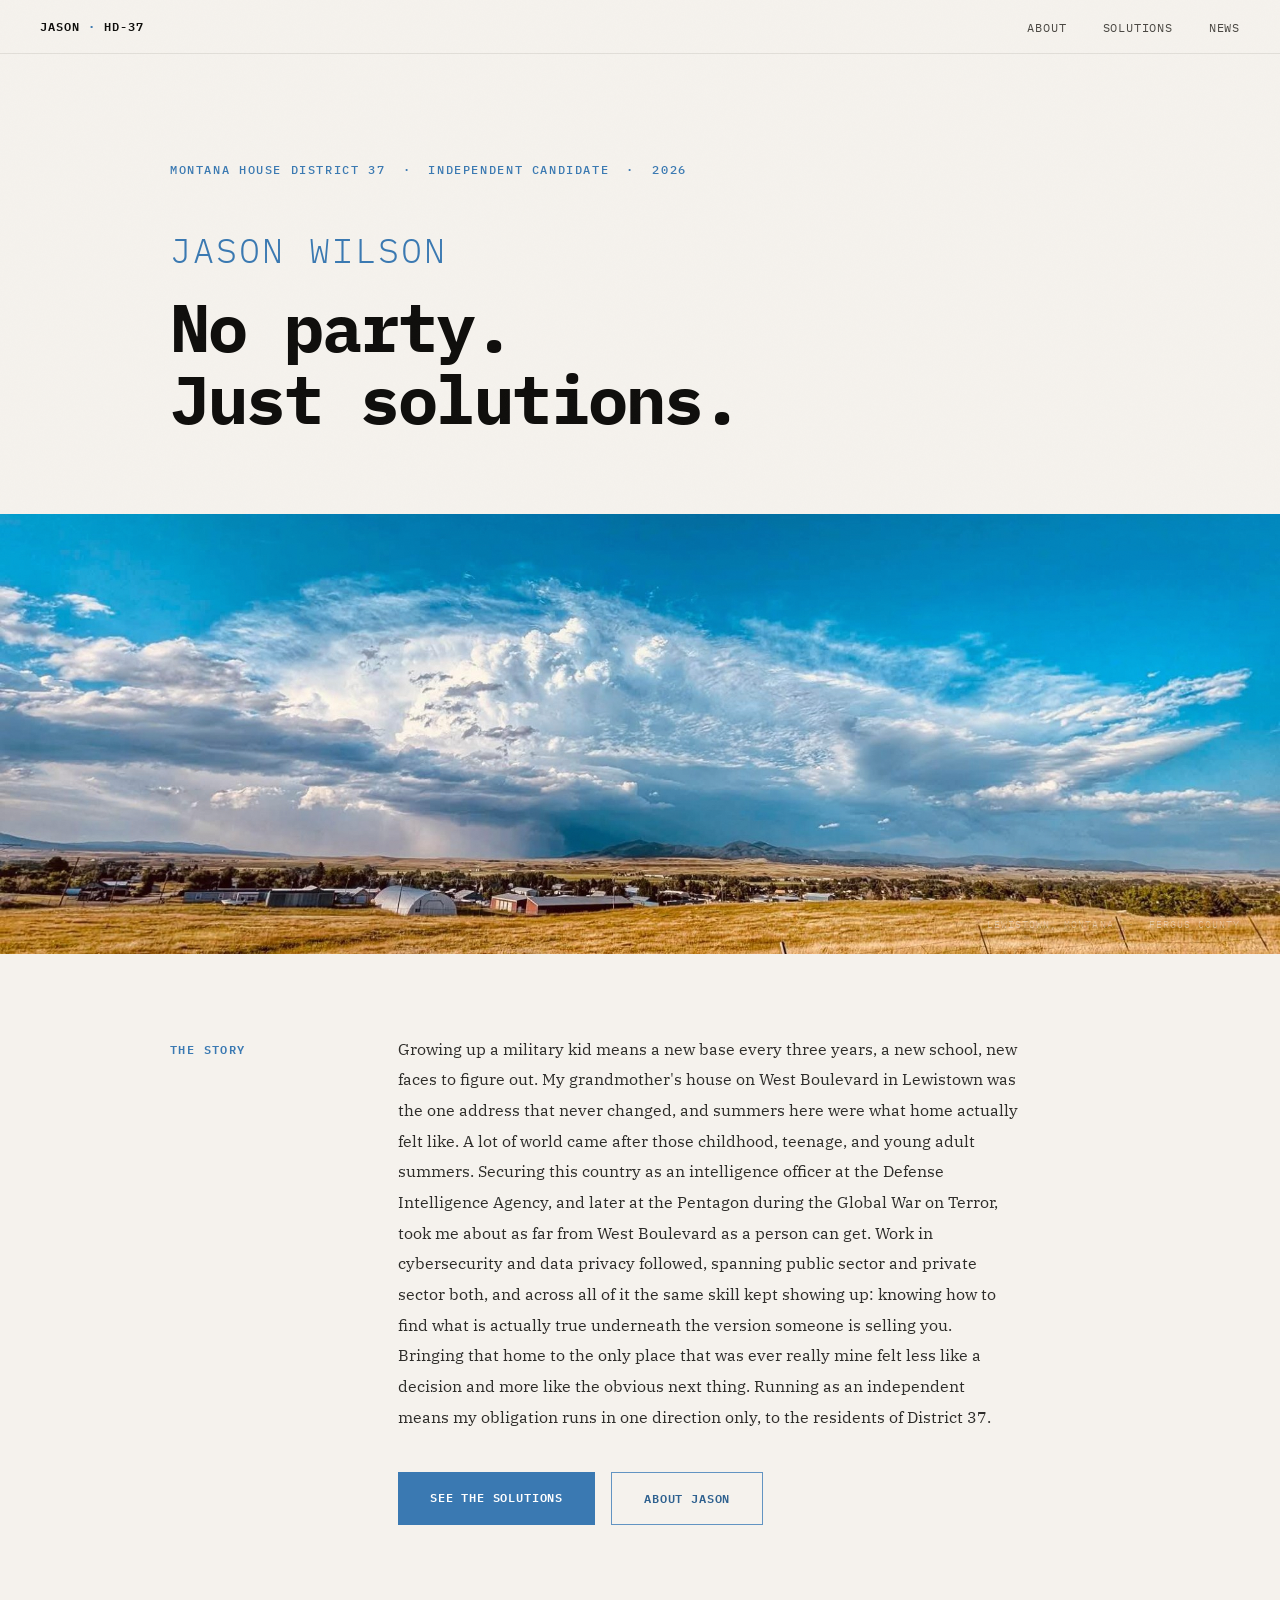
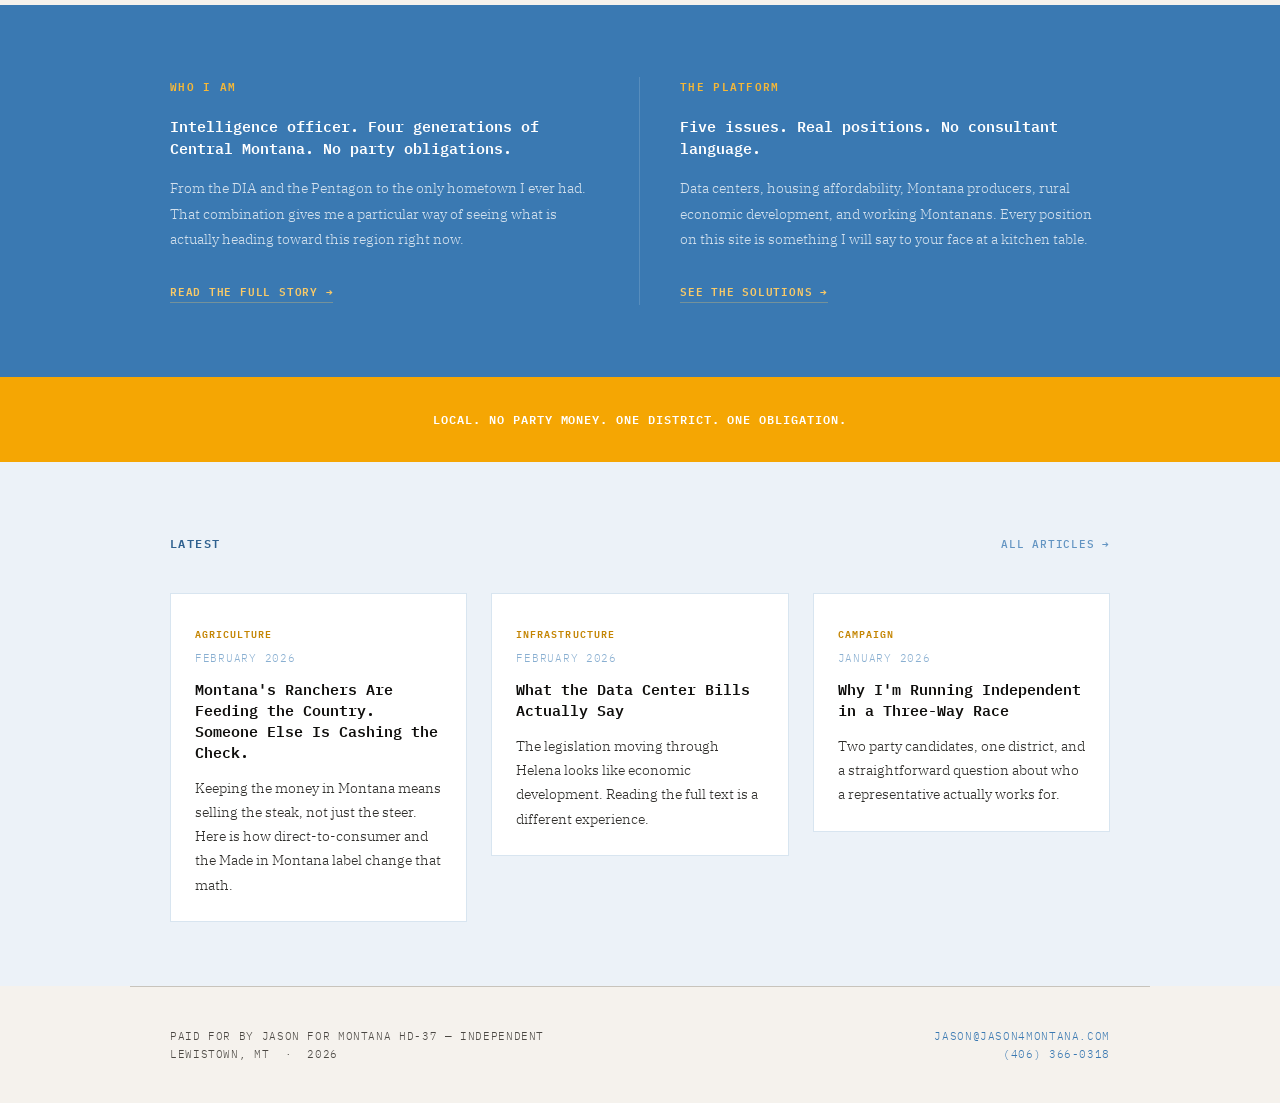
<file: index.html>
<!DOCTYPE html>
<html lang="en">
<head>
  <meta charset="UTF-8"/>
  <meta name="viewport" content="width=device-width, initial-scale=1.0"/>
  <meta property="og:site_name" content="Jason for Montana HD-37"/>
  <meta property="og:type" content="website"/>
  <meta property="og:image" content="https://jason4montana.com/img/ltown.jpg"/>
  <meta property="og:image:width" content="1400"/>
  <meta property="og:image:height" content="933"/>
  <meta name="twitter:card" content="summary_large_image"/>
  <meta name="twitter:image" content="https://jason4montana.com/img/ltown.jpg"/>
  <link rel="icon" href="favicon.ico" sizes="32x32"/>
  <link rel="apple-touch-icon" href="apple-touch-icon.png"/>
  <title>Jason for Montana House District 37</title>
  <meta property="og:title" content="Jason for Montana House District 37"/>
  <meta property="og:description" content="Independent candidate for Montana HD-37. No party. Just solutions for Central Montana."/>
  <meta property="og:url" content="https://jason4montana.com/"/>
  <link rel="preconnect" href="https://fonts.googleapis.com"/>
  <link rel="preconnect" href="https://fonts.gstatic.com" crossorigin/>
  <link href="https://fonts.googleapis.com/css2?family=IBM+Plex+Mono:ital,wght@0,300;0,400;0,500;0,600;0,700;1,300;1,400&family=IBM+Plex+Serif:ital,wght@0,300;0,400;0,500;1,300;1,400&display=swap" rel="stylesheet"/>
  <link rel="stylesheet" href="css/style.css"/>
  <script type="application/ld+json">
  {
    "@context": "https://schema.org",
    "@type": "WebSite",
    "name": "Jason for Montana HD-37",
    "url": "https://jason4montana.com",
    "description": "Independent candidate for Montana House District 37. No party. Just solutions for Central Montana.",
    "author": {
      "@type": "Person",
      "name": "Jason Wilson",
      "jobTitle": "Independent Candidate for Montana House District 37",
      "address": {
        "@type": "PostalAddress",
        "addressLocality": "Lewistown",
        "addressRegion": "MT"
      },
      "email": "jason@jason4montana.com",
      "telephone": "+1-406-366-0318"
    }
  }
  </script>
</head>
<body>

<nav>
  <a href="index.html" class="nav-id">Jason <span>&middot;</span> HD-37</a>
  <button class="nav-toggle" aria-label="Menu" id="menuToggle">
    <span></span><span></span><span></span>
  </button>
  <ul>
    <li><a href="about.html" class="nav-link">About</a></li>
    <li><a href="solutions.html" class="nav-link">Solutions</a></li>
    <li><a href="news.html" class="nav-link">News</a></li>
  </ul>
</nav>
<div class="mobile-menu" id="mobileMenu">
  <a href="about.html">About</a>
  <a href="solutions.html">Solutions</a>
  <a href="news.html">News</a>
</div>

<section class="hero">
  <p class="hero-eyebrow">Montana House District 37 &nbsp;&middot;&nbsp; Independent Candidate &nbsp;&middot;&nbsp; 2026</p>
  <p class="hero-name">Jason Wilson</p>
  <h1>No party.<br>Just solutions.</h1>
</section>

<div class="photo-strip">
  <img src="img/ltown.jpg" alt="Lewistown, Montana landscape"/>
  <div class="photo-strip-caption">Lewistown, Montana &nbsp;&middot;&nbsp; Fergus County</div>
</div>

<section class="intro-section reveal">
  <div class="intro-label">The Story</div>
  <div class="intro-body">
    <p>Growing up a military kid means a new base every three years, a new school, new faces to figure out. My grandmother's house on West Boulevard in Lewistown was the one address that never changed, and summers here were what home actually felt like. A lot of world came after those childhood, teenage, and young adult summers. Securing this country as an intelligence officer at the Defense Intelligence Agency, and later at the Pentagon during the Global War on Terror, took me about as far from West Boulevard as a person can get. Work in cybersecurity and data privacy followed, spanning public sector and private sector both, and across all of it the same skill kept showing up: knowing how to find what is actually true underneath the version someone is selling you. Bringing that home to the only place that was ever really mine felt less like a decision and more like the obvious next thing. Running as an independent means my obligation runs in one direction only, to the residents of District 37.</p>
    <div class="intro-actions">
      <a href="solutions.html" class="btn-primary">See the Solutions</a>
      <a href="about.html" class="btn-outline">About Jason</a>
    </div>
  </div>
</section>

<div class="cards-band">
  <div class="cards-section stagger">
    <div class="card">
      <div class="card-num">Who I Am</div>
      <h3>Intelligence officer. Four generations of Central Montana. No party obligations.</h3>
      <p>From the DIA and the Pentagon to the only hometown I ever had. That combination gives me a particular way of seeing what is actually heading toward this region right now.</p>
      <a href="about.html" class="card-link">Read the full story &rarr;</a>
    </div>
    <div class="card">
      <div class="card-num">The Platform</div>
      <h3>Five issues. Real positions. No consultant language.</h3>
      <p>Data centers, housing affordability, Montana producers, rural economic development, and working Montanans. Every position on this site is something I will say to your face at a kitchen table.</p>
      <a href="solutions.html" class="card-link">See the solutions &rarr;</a>
    </div>
  </div>
</div>

<div class="accent-band">
  <p>Local. No party money. One district. One obligation.</p>
</div>

<div class="news-band">
  <section class="news-section">
    <div class="news-header">
      <span class="news-label">Latest</span>
      <a href="news.html" class="news-all">All articles &rarr;</a>
    </div>
    <div class="news-grid stagger">
      <div class="news-item">
        <a href="news/ranchers-feeding-country.html">
          <div class="news-tag">Agriculture</div>
          <div class="news-date">February 2026</div>
          <h4>Montana's Ranchers Are Feeding the Country. Someone Else Is Cashing the Check.</h4>
          <p>Keeping the money in Montana means selling the steak, not just the steer. Here is how direct-to-consumer and the Made in Montana label change that math.</p>
        </a>
      </div>
      <div class="news-item">
        <a href="news/data-center-bills.html">
          <div class="news-tag">Infrastructure</div>
          <div class="news-date">February 2026</div>
          <h4>What the Data Center Bills Actually Say</h4>
          <p>The legislation moving through Helena looks like economic development. Reading the full text is a different experience.</p>
        </a>
      </div>
      <div class="news-item">
        <a href="news/running-independent.html">
          <div class="news-tag">Campaign</div>
          <div class="news-date">January 2026</div>
          <h4>Why I'm Running Independent in a Three-Way Race</h4>
          <p>Two party candidates, one district, and a straightforward question about who a representative actually works for.</p>
        </a>
      </div>
    </div>
  </section>
</div>

<footer>
  <div>
    <p>Paid for by Jason for Montana HD-37 &mdash; Independent</p>
    <p>Lewistown, MT &nbsp;&middot;&nbsp; 2026</p>
  </div>
  <div class="footer-contact">
    <p><a href="mailto:jason@jason4montana.com">jason@jason4montana.com</a></p>
    <p><a href="tel:+14063660318">(406) 366-0318</a></p>
  </div>
</footer>

<script src="js/main.js"></script>
</body>
</html>
</file>
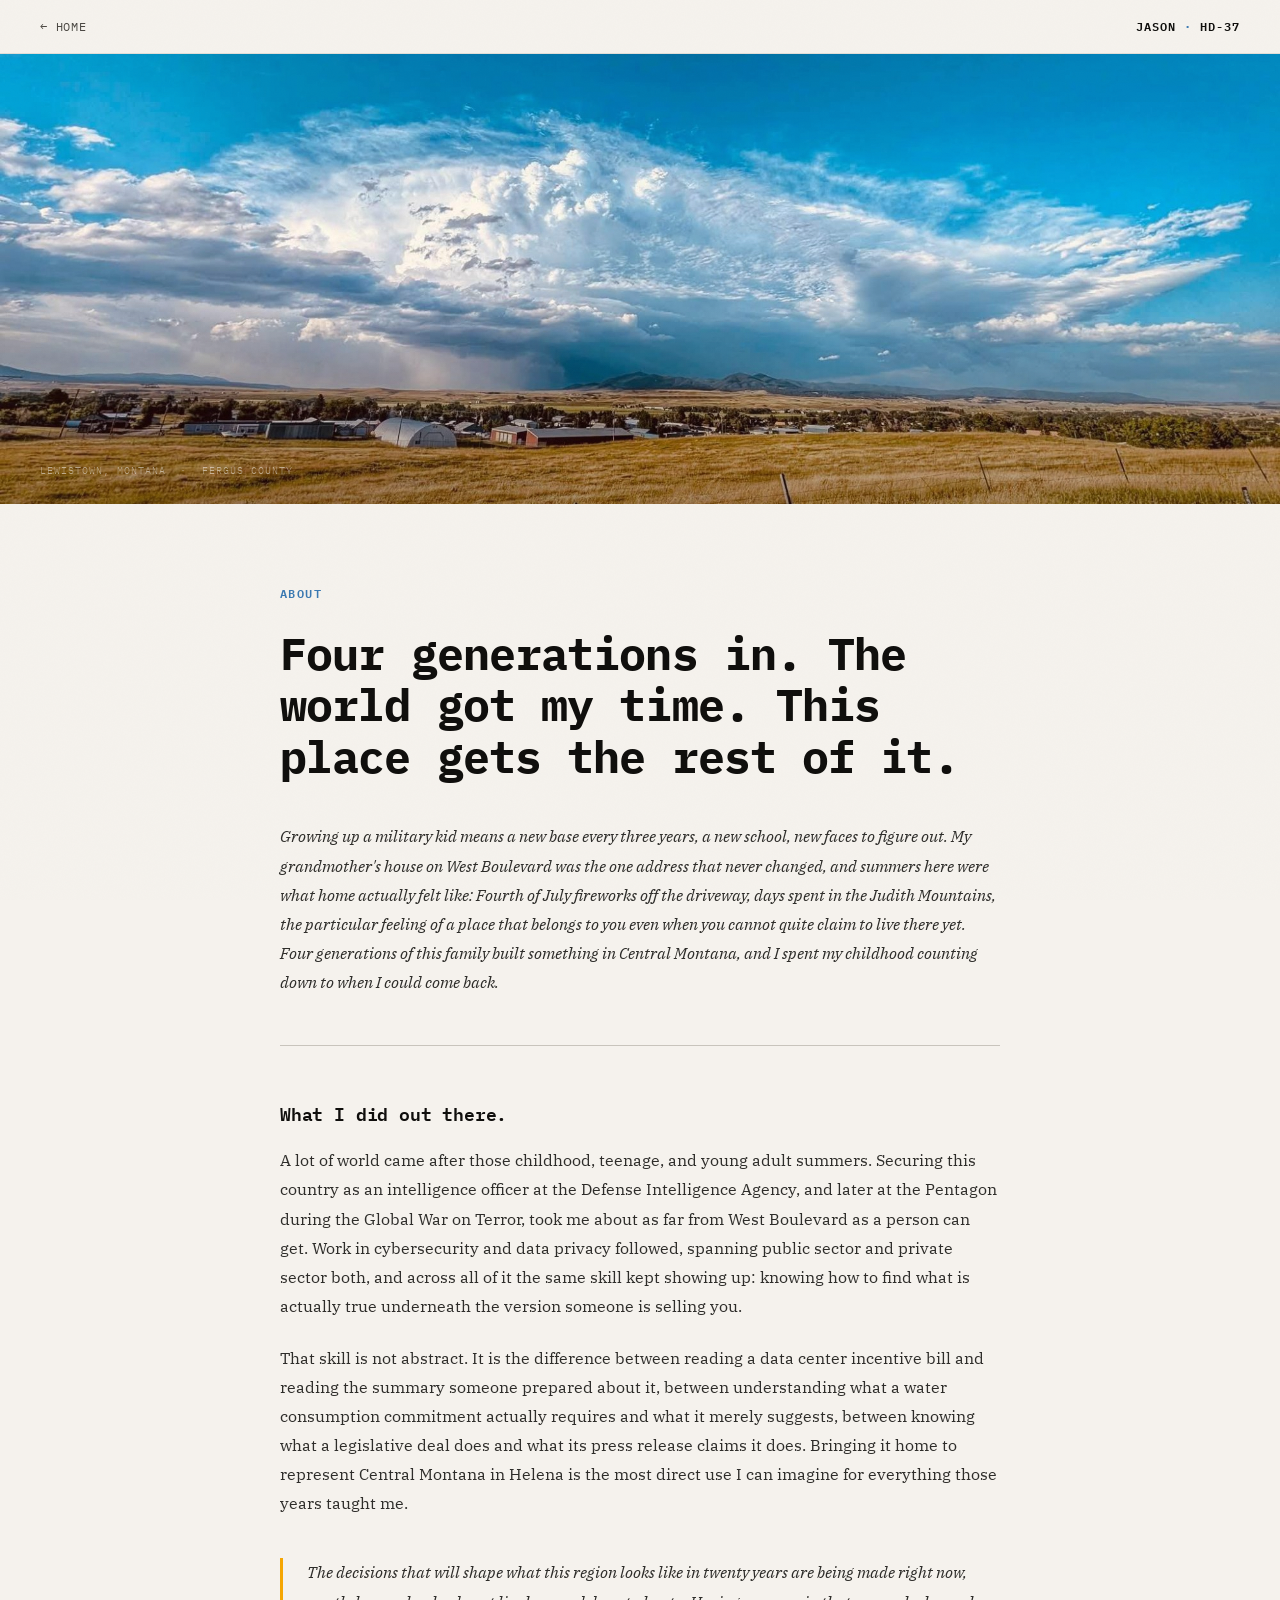
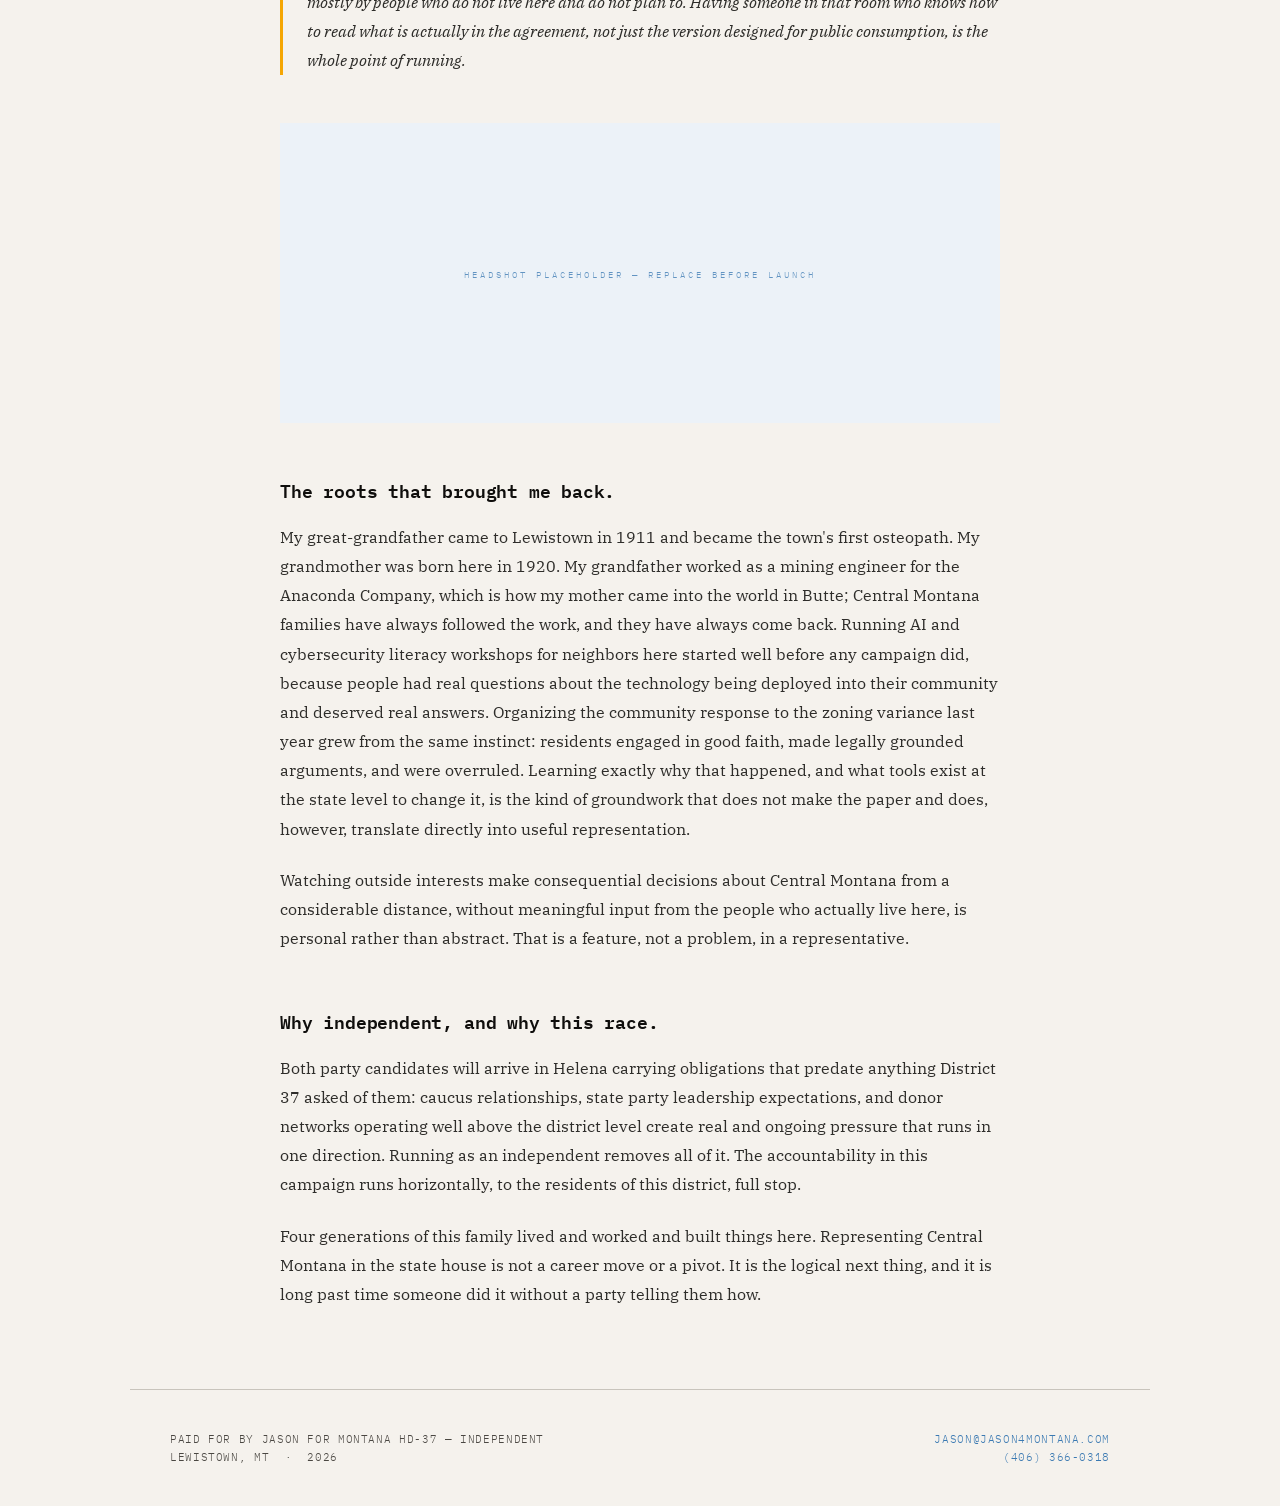
<file: about.html>
<!DOCTYPE html>
<html lang="en">
<head>
  <meta charset="UTF-8"/>
  <meta name="viewport" content="width=device-width, initial-scale=1.0"/>
  <meta property="og:site_name" content="Jason for Montana HD-37"/>
  <meta property="og:type" content="website"/>
  <meta property="og:image" content="https://jason4montana.com/img/ltown.jpg"/>
  <meta property="og:image:width" content="1400"/>
  <meta property="og:image:height" content="933"/>
  <meta name="twitter:card" content="summary_large_image"/>
  <meta name="twitter:image" content="https://jason4montana.com/img/ltown.jpg"/>
  <link rel="icon" href="favicon.ico" sizes="32x32"/>
  <link rel="apple-touch-icon" href="apple-touch-icon.png"/>
  <title>About Jason &mdash; Montana HD-37</title>
  <meta property="og:title" content="About Jason — Montana HD-37"/>
  <meta property="og:description" content="Four generations of Central Montana. Intelligence officer. Independent candidate for HD-37."/>
  <meta property="og:url" content="https://jason4montana.com/about.html"/>
  <link rel="preconnect" href="https://fonts.googleapis.com"/>
  <link rel="preconnect" href="https://fonts.gstatic.com" crossorigin/>
  <link href="https://fonts.googleapis.com/css2?family=IBM+Plex+Mono:ital,wght@0,300;0,400;0,500;0,600;0,700;1,300;1,400&family=IBM+Plex+Serif:ital,wght@0,300;0,400;0,500;1,300;1,400&display=swap" rel="stylesheet"/>
  <link rel="stylesheet" href="css/style.css"/>
  <script type="application/ld+json">
  {
    "@context": "https://schema.org",
    "@type": "Person",
    "name": "Jason Wilson",
    "jobTitle": "Independent Candidate for Montana House District 37",
    "url": "https://jason4montana.com/about.html",
    "address": {
      "@type": "PostalAddress",
      "addressLocality": "Lewistown",
      "addressRegion": "MT"
    },
    "email": "jason@jason4montana.com",
    "telephone": "+1-406-366-0318",
    "description": "Four generations of Central Montana. Intelligence officer. Independent candidate for HD-37."
  }
  </script>
</head>
<body>

<nav>
  <a href="index.html" class="nav-back">&larr; Home</a>
  <a href="index.html" class="nav-id">Jason <span>&middot;</span> HD-37</a>
</nav>

<div class="photo-hero">
  <img src="img/ltown.jpg" alt="Lewistown, Montana"/>
  <div class="photo-overlay"></div>
  <div class="photo-caption">Lewistown, Montana &nbsp;&middot;&nbsp; Fergus County</div>
</div>

<div class="content">
  <span class="section-label">About</span>
  <h1>Four generations in. The world got my time. This place gets the rest of it.</h1>

  <p class="lede">Growing up a military kid means a new base every three years, a new school, new faces to figure out. My grandmother's house on West Boulevard was the one address that never changed, and summers here were what home actually felt like: Fourth of July fireworks off the driveway, days spent in the Judith Mountains, the particular feeling of a place that belongs to you even when you cannot quite claim to live there yet. Four generations of this family built something in Central Montana, and I spent my childhood counting down to when I could come back.</p>

  <div class="reveal">
    <h2>What I did out there.</h2>
    <p>A lot of world came after those childhood, teenage, and young adult summers. Securing this country as an intelligence officer at the Defense Intelligence Agency, and later at the Pentagon during the Global War on Terror, took me about as far from West Boulevard as a person can get. Work in cybersecurity and data privacy followed, spanning public sector and private sector both, and across all of it the same skill kept showing up: knowing how to find what is actually true underneath the version someone is selling you.</p>
    <p>That skill is not abstract. It is the difference between reading a data center incentive bill and reading the summary someone prepared about it, between understanding what a water consumption commitment actually requires and what it merely suggests, between knowing what a legislative deal does and what its press release claims it does. Bringing it home to represent Central Montana in Helena is the most direct use I can imagine for everything those years taught me.</p>
  </div>

  <div class="pull reveal">
    <p>The decisions that will shape what this region looks like in twenty years are being made right now, mostly by people who do not live here and do not plan to. Having someone in that room who knows how to read what is actually in the agreement, not just the version designed for public consumption, is the whole point of running.</p>
  </div>

  <div class="photo-inline reveal">
    <svg viewBox="0 0 780 300" xmlns="http://www.w3.org/2000/svg" preserveAspectRatio="xMidYMid slice" width="100%" height="100%">
      <rect width="780" height="300" fill="var(--camas-000)"/>
      <text x="390" y="155" text-anchor="middle" font-family="IBM Plex Mono, monospace" font-size="9" fill="var(--camas-400)" letter-spacing="3">HEADSHOT PLACEHOLDER — REPLACE BEFORE LAUNCH</text>
    </svg>
    <div class="photo-inline-caption">Campaign photo &nbsp;&middot;&nbsp; Replace before publishing</div>
  </div>

  <div class="reveal">
    <h2>The roots that brought me back.</h2>
    <p>My great-grandfather came to Lewistown in 1911 and became the town's first osteopath. My grandmother was born here in 1920. My grandfather worked as a mining engineer for the Anaconda Company, which is how my mother came into the world in Butte; Central Montana families have always followed the work, and they have always come back. Running AI and cybersecurity literacy workshops for neighbors here started well before any campaign did, because people had real questions about the technology being deployed into their community and deserved real answers. Organizing the community response to the zoning variance last year grew from the same instinct: residents engaged in good faith, made legally grounded arguments, and were overruled. Learning exactly why that happened, and what tools exist at the state level to change it, is the kind of groundwork that does not make the paper and does, however, translate directly into useful representation.</p>
    <p>Watching outside interests make consequential decisions about Central Montana from a considerable distance, without meaningful input from the people who actually live here, is personal rather than abstract. That is a feature, not a problem, in a representative.</p>
  </div>

  <div class="reveal">
    <h2>Why independent, and why this race.</h2>
    <p>Both party candidates will arrive in Helena carrying obligations that predate anything District 37 asked of them: caucus relationships, state party leadership expectations, and donor networks operating well above the district level create real and ongoing pressure that runs in one direction. Running as an independent removes all of it. The accountability in this campaign runs horizontally, to the residents of this district, full stop.</p>
    <p>Four generations of this family lived and worked and built things here. Representing Central Montana in the state house is not a career move or a pivot. It is the logical next thing, and it is long past time someone did it without a party telling them how.</p>
  </div>
</div>

<footer>
  <div>
    <p>Paid for by Jason for Montana HD-37 &mdash; Independent</p>
    <p>Lewistown, MT &nbsp;&middot;&nbsp; 2026</p>
  </div>
  <div class="footer-contact">
    <p><a href="mailto:jason@jason4montana.com">jason@jason4montana.com</a></p>
    <p><a href="tel:+14063660318">(406) 366-0318</a></p>
  </div>
</footer>

<script src="js/main.js"></script>
</body>
</html>
</file>
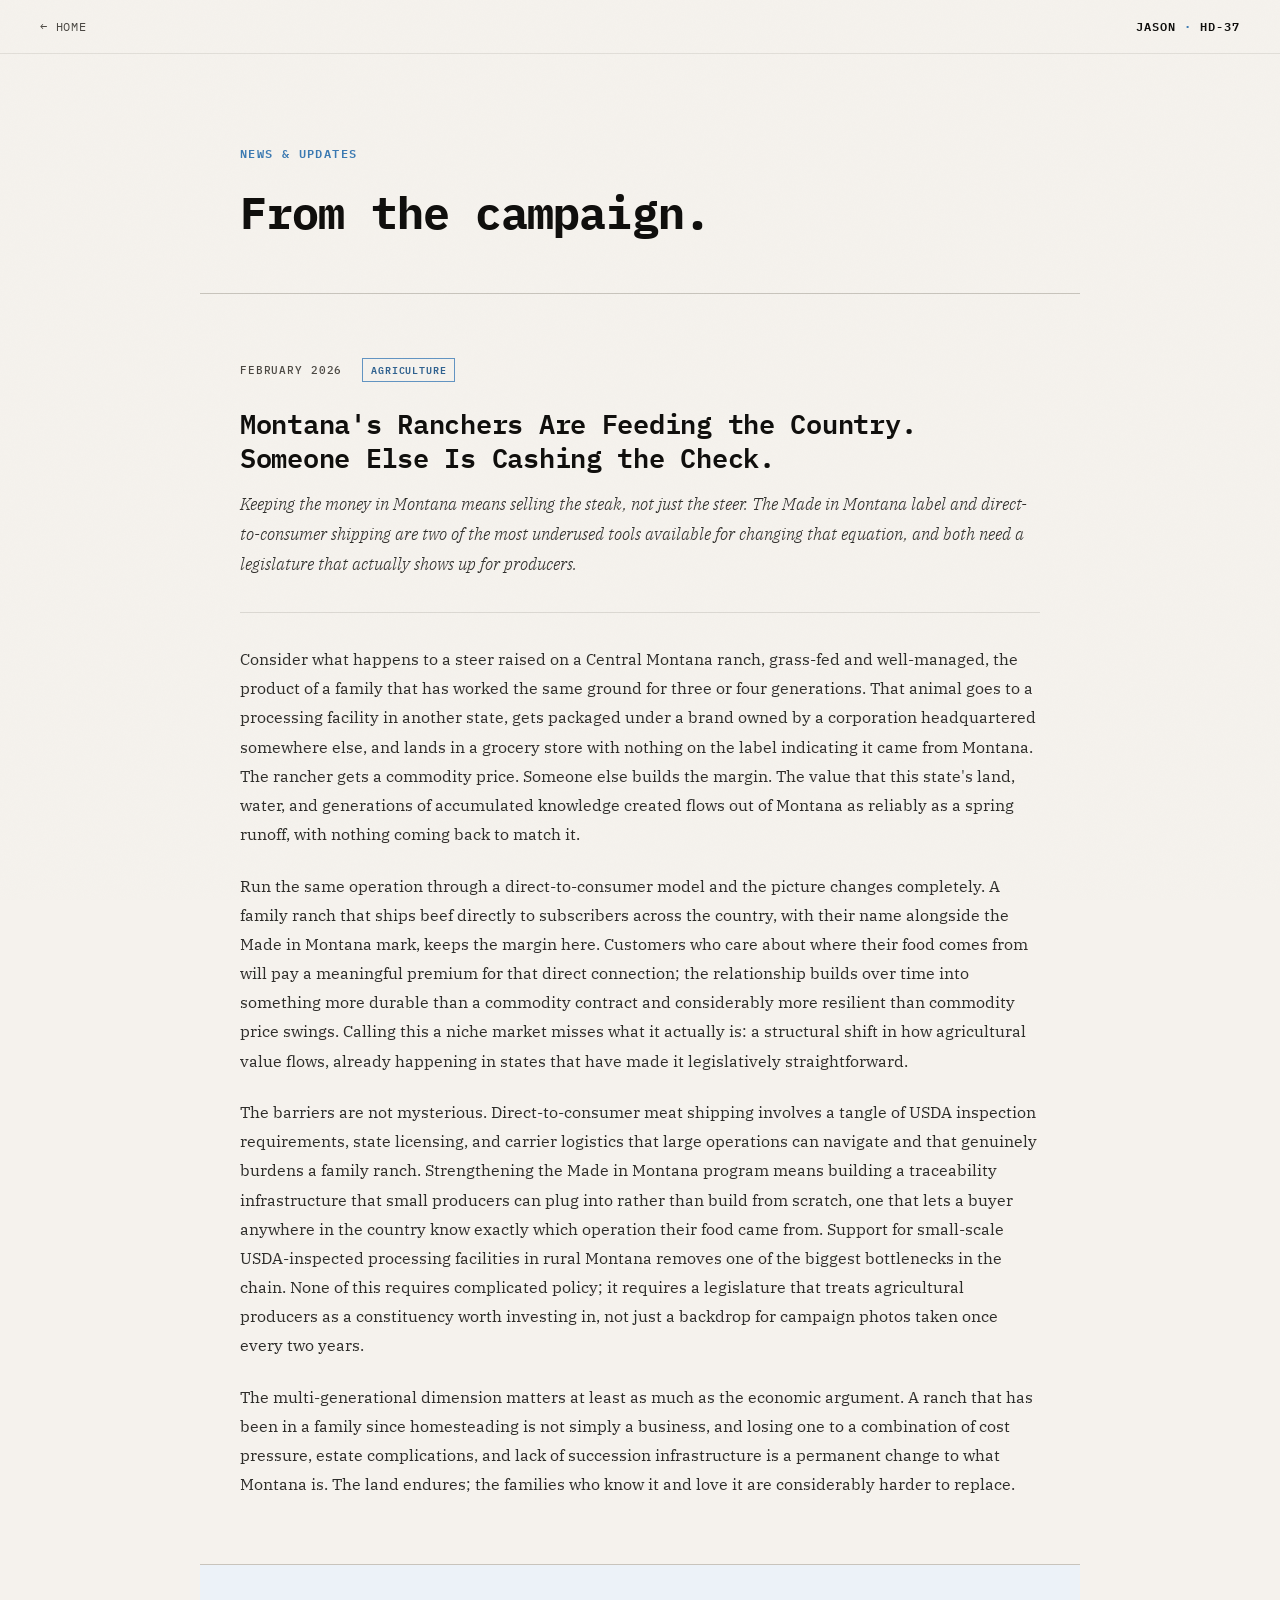
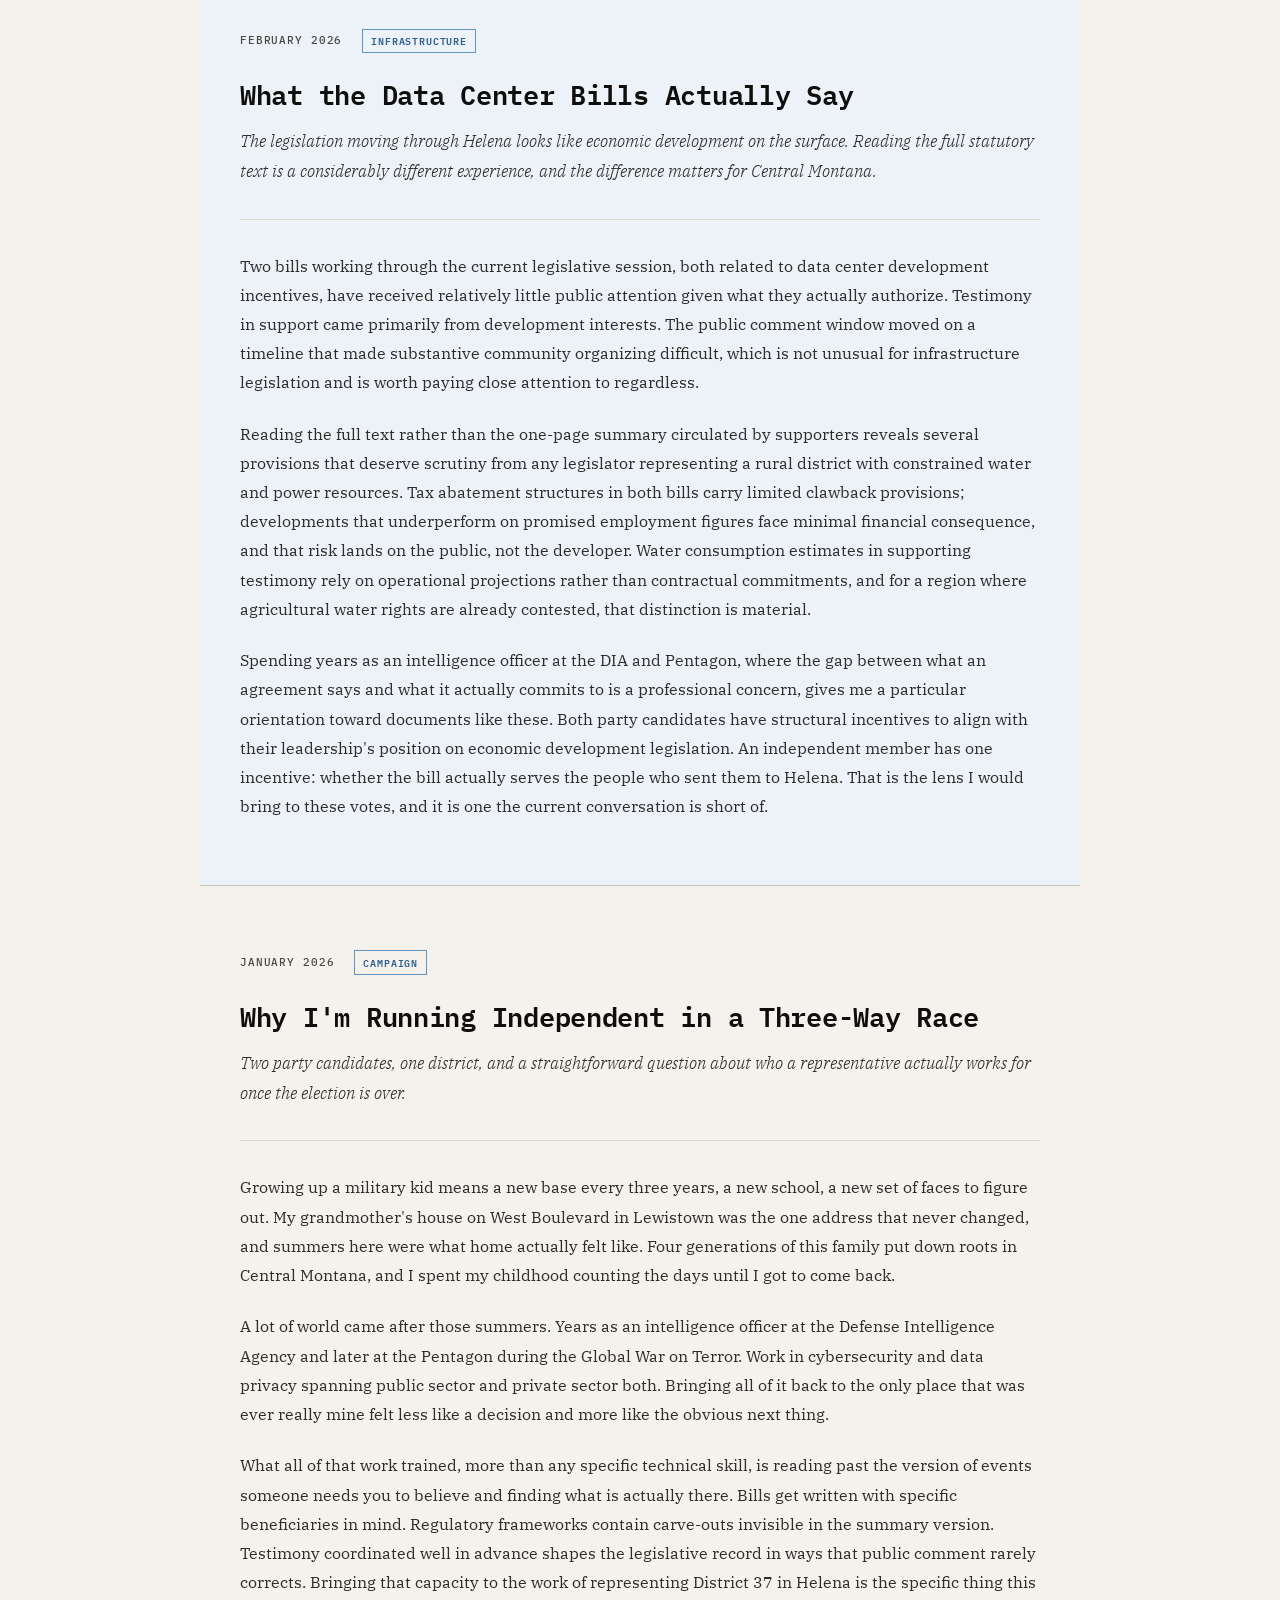
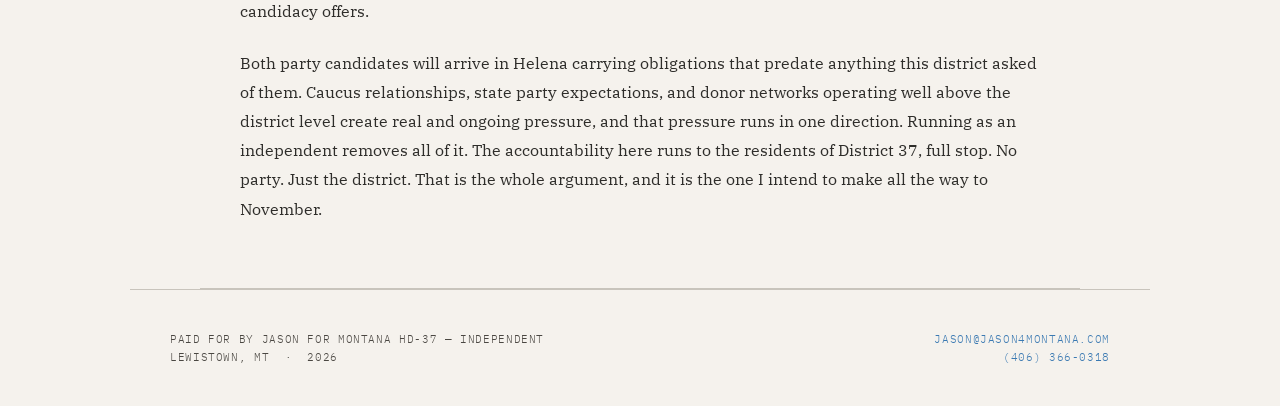
<file: news.html>
<!DOCTYPE html>
<html lang="en">
<head>
  <meta charset="UTF-8"/>
  <meta name="viewport" content="width=device-width, initial-scale=1.0"/>
  <meta property="og:site_name" content="Jason for Montana HD-37"/>
  <meta property="og:type" content="website"/>
  <meta property="og:image" content="https://jason4montana.com/img/ltown.jpg"/>
  <meta property="og:image:width" content="1400"/>
  <meta property="og:image:height" content="933"/>
  <meta name="twitter:card" content="summary_large_image"/>
  <meta name="twitter:image" content="https://jason4montana.com/img/ltown.jpg"/>
  <link rel="icon" href="favicon.ico" sizes="32x32"/>
  <link rel="apple-touch-icon" href="apple-touch-icon.png"/>
  <title>News &mdash; Jason for Montana HD-37</title>
  <meta property="og:title" content="News — Jason for Montana HD-37"/>
  <meta property="og:description" content="Updates from the campaign for Montana House District 37."/>
  <meta property="og:url" content="https://jason4montana.com/news.html"/>
  <link rel="preconnect" href="https://fonts.googleapis.com"/>
  <link rel="preconnect" href="https://fonts.gstatic.com" crossorigin/>
  <link href="https://fonts.googleapis.com/css2?family=IBM+Plex+Mono:ital,wght@0,300;0,400;0,500;0,600;0,700;1,300;1,400&family=IBM+Plex+Serif:ital,wght@0,300;0,400;0,500;1,300;1,400&display=swap" rel="stylesheet"/>
  <link rel="stylesheet" href="css/style.css"/>
  <script type="application/ld+json">
  {
    "@context": "https://schema.org",
    "@type": "CollectionPage",
    "name": "News — Jason for Montana HD-37",
    "url": "https://jason4montana.com/news.html",
    "description": "Updates from the campaign for Montana House District 37.",
    "isPartOf": {
      "@type": "WebSite",
      "name": "Jason for Montana HD-37",
      "url": "https://jason4montana.com"
    }
  }
  </script>
</head>
<body>

<nav>
  <a href="index.html" class="nav-back">&larr; Home</a>
  <a href="index.html" class="nav-id">Jason <span>&middot;</span> HD-37</a>
</nav>

<div class="articles-header">
  <span class="section-label">News &amp; Updates</span>
  <h1>From the campaign.</h1>
</div>

<div class="articles">

  <article class="reveal">
    <div class="article-meta">
      <span class="article-date">February 2026</span>
      <span class="article-tag">Agriculture</span>
    </div>
    <h2><a href="news/ranchers-feeding-country.html" class="article-link">Montana's Ranchers Are Feeding the Country. Someone Else Is Cashing the Check.</a></h2>
    <p class="lede">Keeping the money in Montana means selling the steak, not just the steer. The Made in Montana label and direct-to-consumer shipping are two of the most underused tools available for changing that equation, and both need a legislature that actually shows up for producers.</p>
    <div class="body">
      <p>Consider what happens to a steer raised on a Central Montana ranch, grass-fed and well-managed, the product of a family that has worked the same ground for three or four generations. That animal goes to a processing facility in another state, gets packaged under a brand owned by a corporation headquartered somewhere else, and lands in a grocery store with nothing on the label indicating it came from Montana. The rancher gets a commodity price. Someone else builds the margin. The value that this state's land, water, and generations of accumulated knowledge created flows out of Montana as reliably as a spring runoff, with nothing coming back to match it.</p>
      <p>Run the same operation through a direct-to-consumer model and the picture changes completely. A family ranch that ships beef directly to subscribers across the country, with their name alongside the Made in Montana mark, keeps the margin here. Customers who care about where their food comes from will pay a meaningful premium for that direct connection; the relationship builds over time into something more durable than a commodity contract and considerably more resilient than commodity price swings. Calling this a niche market misses what it actually is: a structural shift in how agricultural value flows, already happening in states that have made it legislatively straightforward.</p>
      <p>The barriers are not mysterious. Direct-to-consumer meat shipping involves a tangle of USDA inspection requirements, state licensing, and carrier logistics that large operations can navigate and that genuinely burdens a family ranch. Strengthening the Made in Montana program means building a traceability infrastructure that small producers can plug into rather than build from scratch, one that lets a buyer anywhere in the country know exactly which operation their food came from. Support for small-scale USDA-inspected processing facilities in rural Montana removes one of the biggest bottlenecks in the chain. None of this requires complicated policy; it requires a legislature that treats agricultural producers as a constituency worth investing in, not just a backdrop for campaign photos taken once every two years.</p>
      <p>The multi-generational dimension matters at least as much as the economic argument. A ranch that has been in a family since homesteading is not simply a business, and losing one to a combination of cost pressure, estate complications, and lack of succession infrastructure is a permanent change to what Montana is. The land endures; the families who know it and love it are considerably harder to replace.</p>
    </div>
  </article>

  <article class="reveal">
    <div class="article-meta">
      <span class="article-date">February 2026</span>
      <span class="article-tag">Infrastructure</span>
    </div>
    <h2><a href="news/data-center-bills.html" class="article-link">What the Data Center Bills Actually Say</a></h2>
    <p class="lede">The legislation moving through Helena looks like economic development on the surface. Reading the full statutory text is a considerably different experience, and the difference matters for Central Montana.</p>
    <div class="body">
      <p>Two bills working through the current legislative session, both related to data center development incentives, have received relatively little public attention given what they actually authorize. Testimony in support came primarily from development interests. The public comment window moved on a timeline that made substantive community organizing difficult, which is not unusual for infrastructure legislation and is worth paying close attention to regardless.</p>
      <p>Reading the full text rather than the one-page summary circulated by supporters reveals several provisions that deserve scrutiny from any legislator representing a rural district with constrained water and power resources. Tax abatement structures in both bills carry limited clawback provisions; developments that underperform on promised employment figures face minimal financial consequence, and that risk lands on the public, not the developer. Water consumption estimates in supporting testimony rely on operational projections rather than contractual commitments, and for a region where agricultural water rights are already contested, that distinction is material.</p>
      <p>Spending years as an intelligence officer at the DIA and Pentagon, where the gap between what an agreement says and what it actually commits to is a professional concern, gives me a particular orientation toward documents like these. Both party candidates have structural incentives to align with their leadership's position on economic development legislation. An independent member has one incentive: whether the bill actually serves the people who sent them to Helena. That is the lens I would bring to these votes, and it is one the current conversation is short of.</p>
    </div>
  </article>

  <article class="reveal">
  <div class="article-meta">
    <span class="article-date">January 2026</span>
    <span class="article-tag">Campaign</span>
  </div>
  <h2><a href="news/running-independent.html" class="article-link">Why I'm Running Independent in a Three-Way Race</a></h2>
  <p class="lede">Two party candidates, one district, and a straightforward question about who a representative actually works for once the election is over.</p>
  <div class="body">
    <p>Growing up a military kid means a new base every three years, a new school, a new set of faces to figure out. My grandmother's house on West Boulevard in Lewistown was the one address that never changed, and summers here were what home actually felt like. Four generations of this family put down roots in Central Montana, and I spent my childhood counting the days until I got to come back.</p>
    <p>A lot of world came after those summers. Years as an intelligence officer at the Defense Intelligence Agency and later at the Pentagon during the Global War on Terror. Work in cybersecurity and data privacy spanning public sector and private sector both. Bringing all of it back to the only place that was ever really mine felt less like a decision and more like the obvious next thing.</p>
    <p>What all of that work trained, more than any specific technical skill, is reading past the version of events someone needs you to believe and finding what is actually there. Bills get written with specific beneficiaries in mind. Regulatory frameworks contain carve-outs invisible in the summary version. Testimony coordinated well in advance shapes the legislative record in ways that public comment rarely corrects. Bringing that capacity to the work of representing District 37 in Helena is the specific thing this candidacy offers.</p>
    <p>Both party candidates will arrive in Helena carrying obligations that predate anything this district asked of them. Caucus relationships, state party expectations, and donor networks operating well above the district level create real and ongoing pressure, and that pressure runs in one direction. Running as an independent removes all of it. The accountability here runs to the residents of District 37, full stop. No party. Just the district. That is the whole argument, and it is the one I intend to make all the way to November.</p>
  </div>
  </article>

</div>

<footer>
  <div>
    <p>Paid for by Jason for Montana HD-37 &mdash; Independent</p>
    <p>Lewistown, MT &nbsp;&middot;&nbsp; 2026</p>
  </div>
  <div class="footer-contact">
    <p><a href="mailto:jason@jason4montana.com">jason@jason4montana.com</a></p>
    <p><a href="tel:+14063660318">(406) 366-0318</a></p>
  </div>
</footer>

<script src="js/main.js"></script>
</body>
</html>
</file>
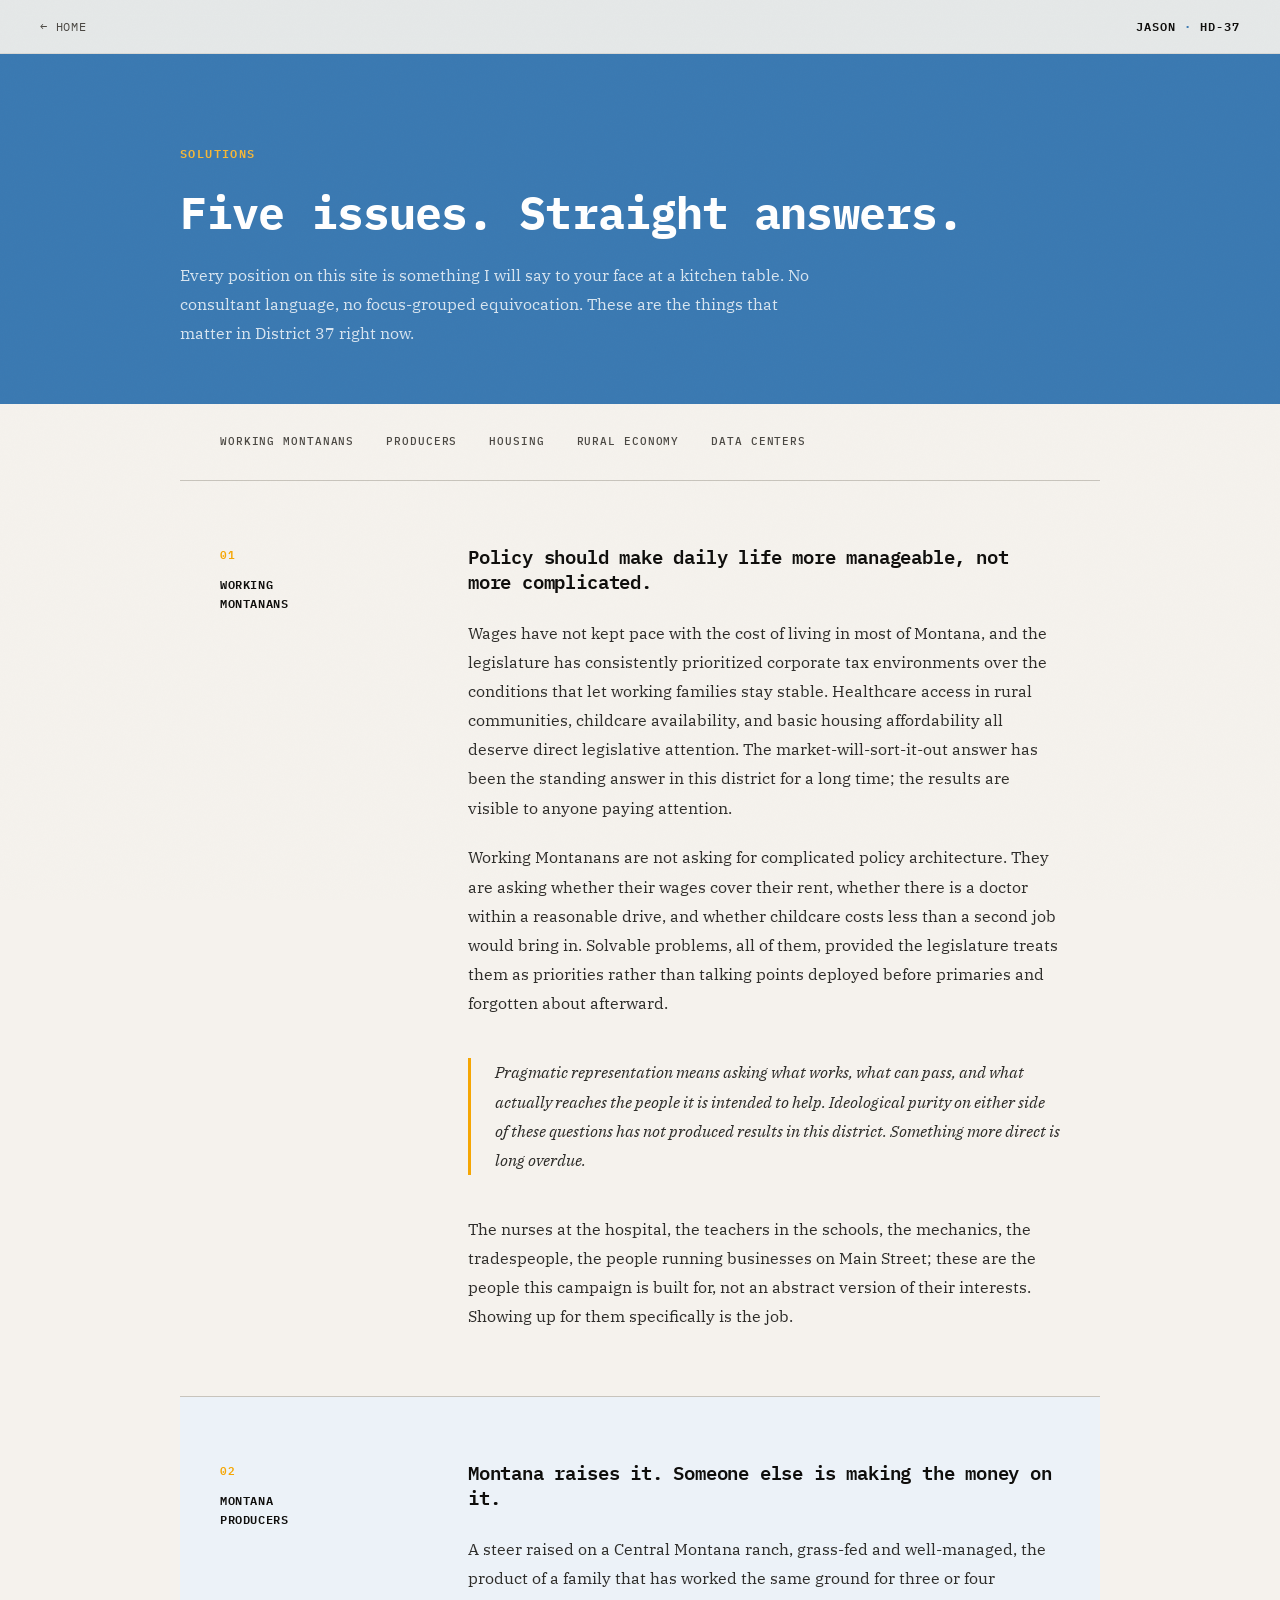
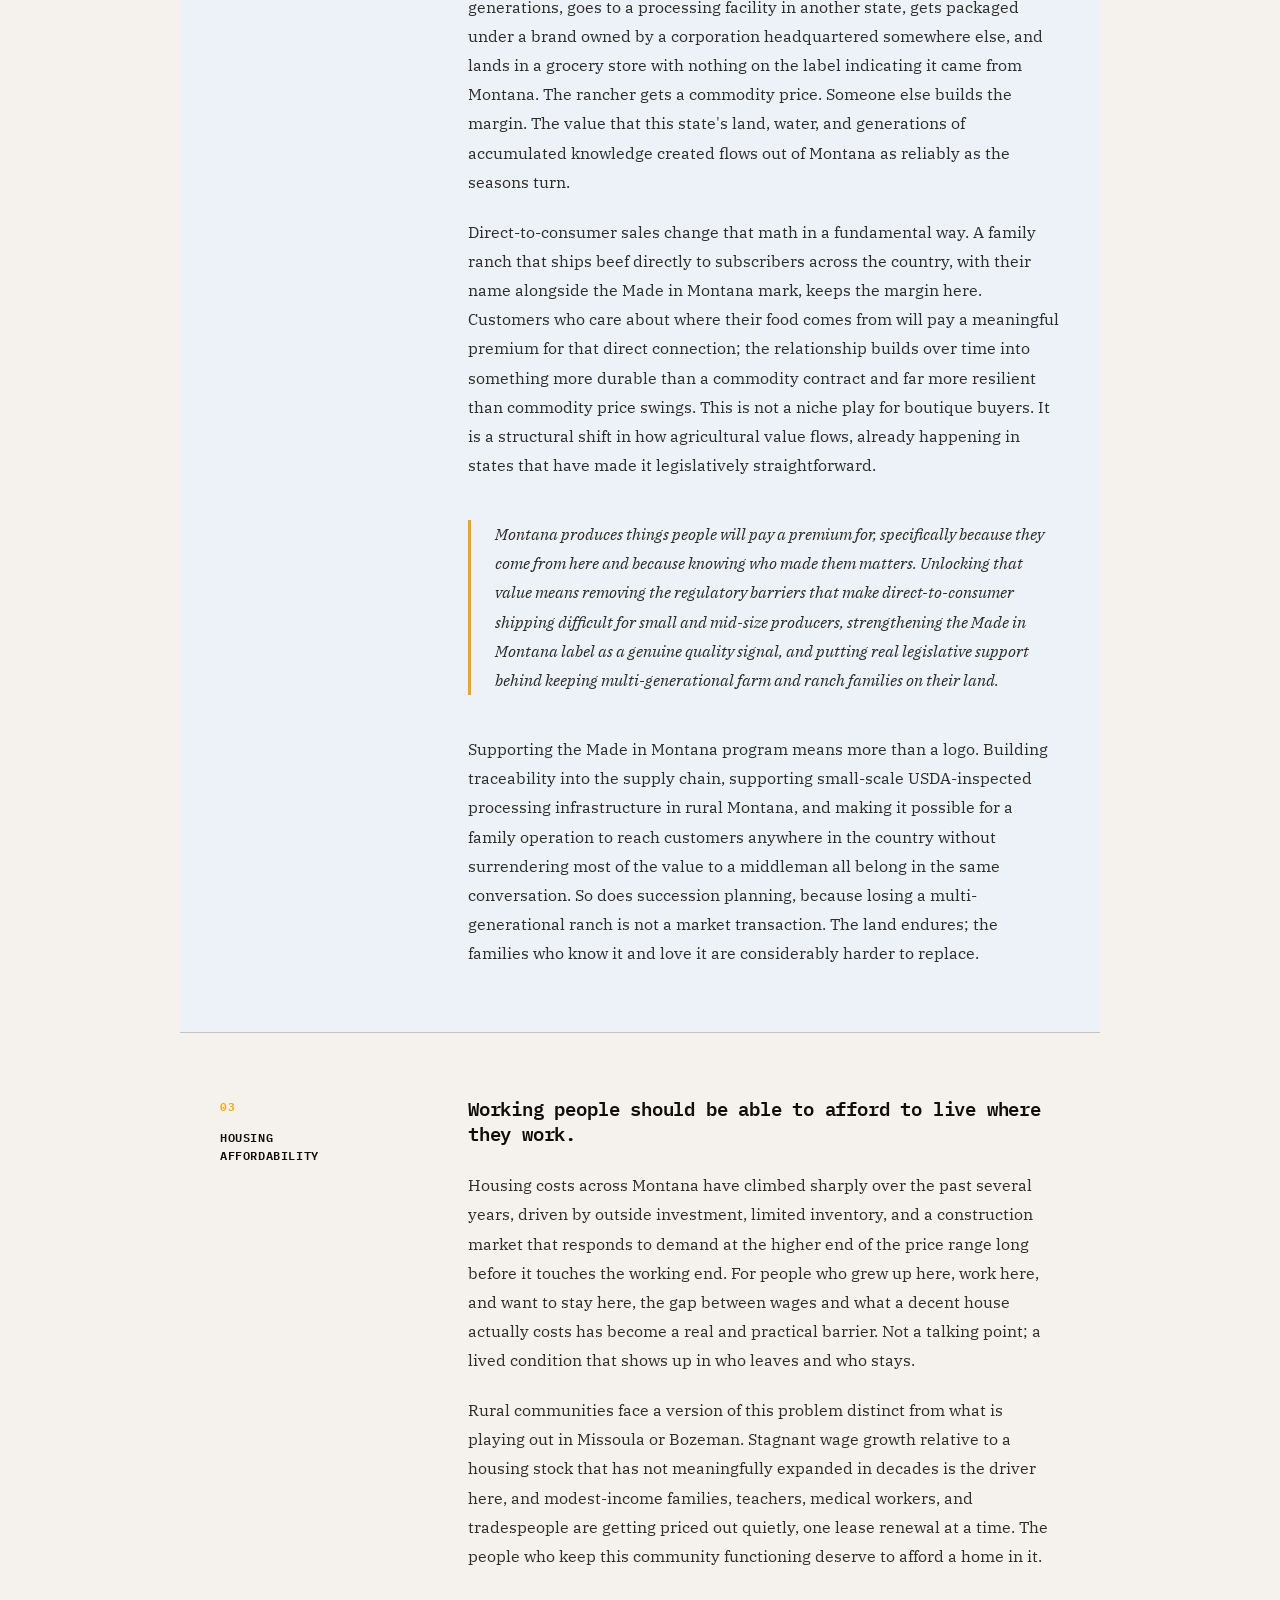
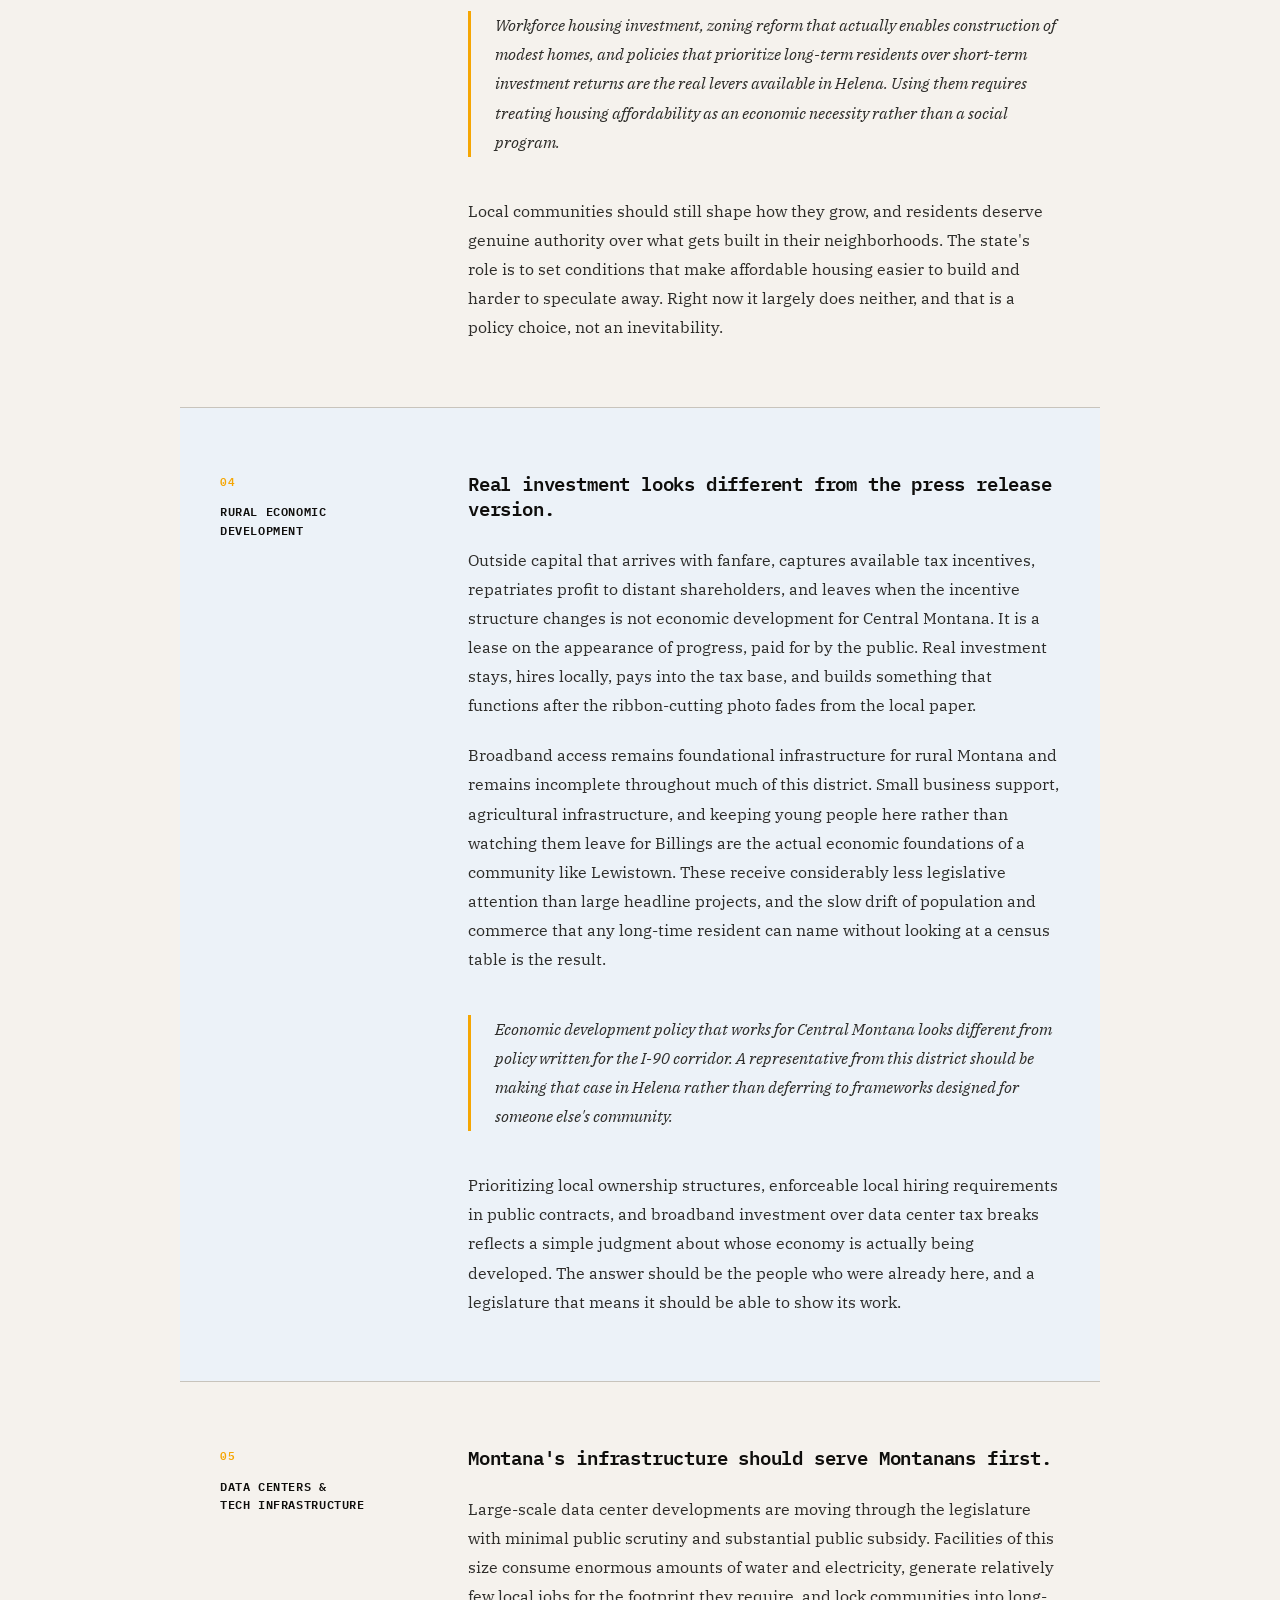
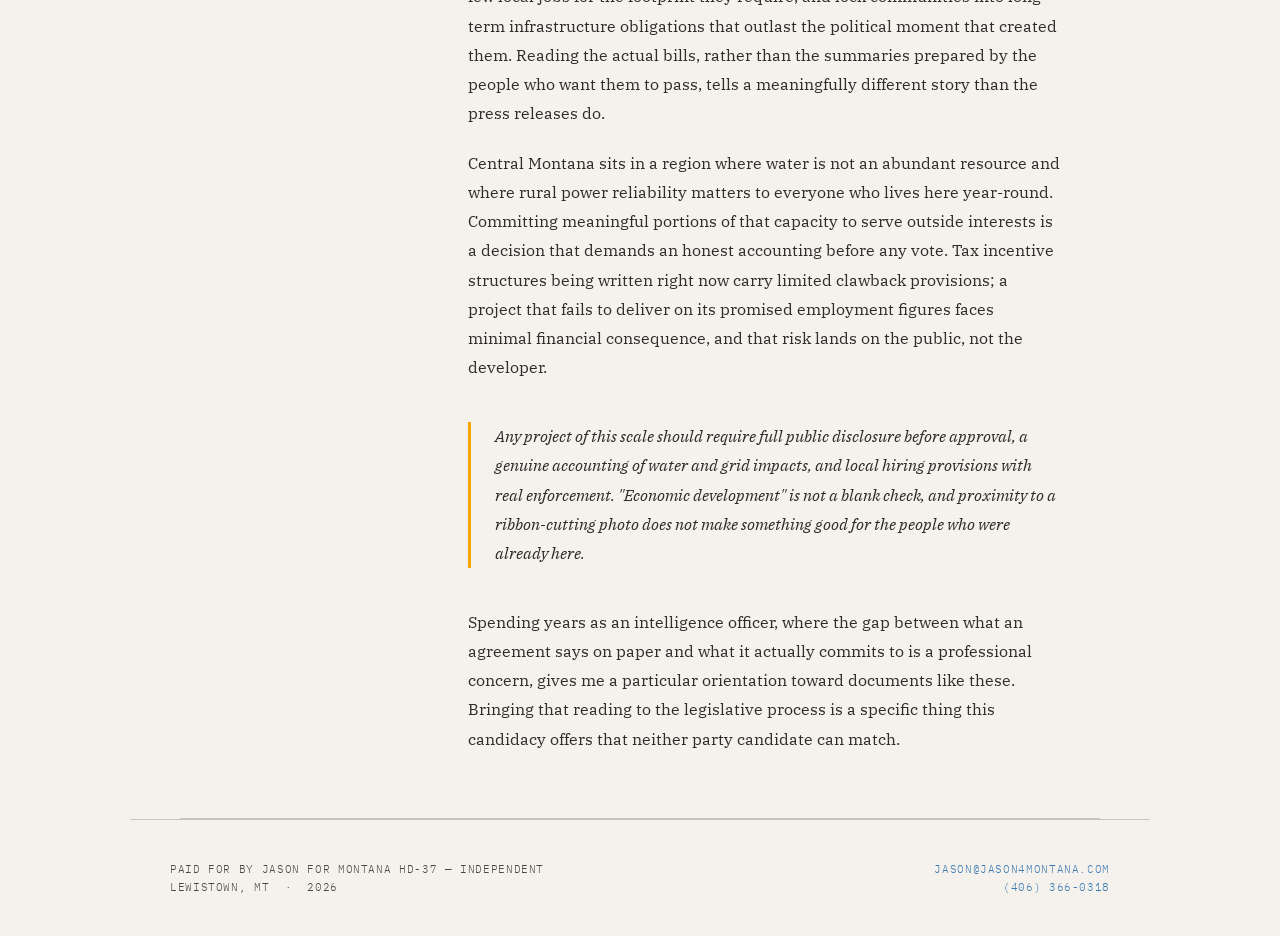
<file: solutions.html>
<!DOCTYPE html>
<html lang="en">
<head>
  <meta charset="UTF-8"/>
  <meta name="viewport" content="width=device-width, initial-scale=1.0"/>
  <meta property="og:site_name" content="Jason for Montana HD-37"/>
  <meta property="og:type" content="website"/>
  <meta property="og:image" content="https://jason4montana.com/img/ltown.jpg"/>
  <meta property="og:image:width" content="1400"/>
  <meta property="og:image:height" content="933"/>
  <meta name="twitter:card" content="summary_large_image"/>
  <meta name="twitter:image" content="https://jason4montana.com/img/ltown.jpg"/>
  <link rel="icon" href="favicon.ico" sizes="32x32"/>
  <link rel="apple-touch-icon" href="apple-touch-icon.png"/>
  <title>Solutions &mdash; Jason for Montana HD-37</title>
  <meta property="og:title" content="Solutions — Jason for Montana HD-37"/>
  <meta property="og:description" content="Five issues. Straight answers. Data centers, housing, Montana producers, rural economy, and working Montanans."/>
  <meta property="og:url" content="https://jason4montana.com/solutions.html"/>
  <link rel="preconnect" href="https://fonts.googleapis.com"/>
  <link rel="preconnect" href="https://fonts.gstatic.com" crossorigin/>
  <link href="https://fonts.googleapis.com/css2?family=IBM+Plex+Mono:ital,wght@0,300;0,400;0,500;0,600;0,700;1,300;1,400&family=IBM+Plex+Serif:ital,wght@0,300;0,400;0,500;1,300;1,400&display=swap" rel="stylesheet"/>
  <link rel="stylesheet" href="css/style.css"/>
  <script type="application/ld+json">
  {
    "@context": "https://schema.org",
    "@type": "WebPage",
    "name": "Solutions — Jason for Montana HD-37",
    "url": "https://jason4montana.com/solutions.html",
    "description": "Five issues. Straight answers. Data centers, housing, Montana producers, rural economy, and working Montanans.",
    "isPartOf": {
      "@type": "WebSite",
      "name": "Jason for Montana HD-37",
      "url": "https://jason4montana.com"
    }
  }
  </script>
</head>
<body>

<nav>
  <a href="index.html" class="nav-back">&larr; Home</a>
  <a href="index.html" class="nav-id">Jason <span>&middot;</span> HD-37</a>
</nav>

<div class="page-header-band">
  <div class="page-header">
    <span class="section-label">Solutions</span>
    <h1>Five issues. Straight answers.</h1>
    <p class="page-intro">Every position on this site is something I will say to your face at a kitchen table. No consultant language, no focus-grouped equivocation. These are the things that matter in District 37 right now.</p>
  </div>
</div>

<div class="issue-nav">
  <a href="#working-montanans">Working Montanans</a>
  <a href="#producers">Producers</a>
  <a href="#housing">Housing</a>
  <a href="#rural-economy">Rural Economy</a>
  <a href="#data-centers">Data Centers</a>
</div>

<div class="issues">

  <div class="issue reveal" id="working-montanans">
    <div class="issue-meta">
      <div class="issue-num">01</div>
      <div class="issue-tag">Working<br>Montanans</div>
    </div>
    <div class="issue-content">
      <h2>Policy should make daily life more manageable, not more complicated.</h2>
      <p>Wages have not kept pace with the cost of living in most of Montana, and the legislature has consistently prioritized corporate tax environments over the conditions that let working families stay stable. Healthcare access in rural communities, childcare availability, and basic housing affordability all deserve direct legislative attention. The market-will-sort-it-out answer has been the standing answer in this district for a long time; the results are visible to anyone paying attention.</p>
      <p>Working Montanans are not asking for complicated policy architecture. They are asking whether their wages cover their rent, whether there is a doctor within a reasonable drive, and whether childcare costs less than a second job would bring in. Solvable problems, all of them, provided the legislature treats them as priorities rather than talking points deployed before primaries and forgotten about afterward.</p>
      <div class="pull">
        <p>Pragmatic representation means asking what works, what can pass, and what actually reaches the people it is intended to help. Ideological purity on either side of these questions has not produced results in this district. Something more direct is long overdue.</p>
      </div>
      <p>The nurses at the hospital, the teachers in the schools, the mechanics, the tradespeople, the people running businesses on Main Street; these are the people this campaign is built for, not an abstract version of their interests. Showing up for them specifically is the job.</p>
    </div>
  </div>

  <div class="issue reveal" id="producers">
    <div class="issue-meta">
      <div class="issue-num">02</div>
      <div class="issue-tag">Montana<br>Producers</div>
    </div>
    <div class="issue-content">
      <h2>Montana raises it. Someone else is making the money on it.</h2>
      <p>A steer raised on a Central Montana ranch, grass-fed and well-managed, the product of a family that has worked the same ground for three or four generations, goes to a processing facility in another state, gets packaged under a brand owned by a corporation headquartered somewhere else, and lands in a grocery store with nothing on the label indicating it came from Montana. The rancher gets a commodity price. Someone else builds the margin. The value that this state's land, water, and generations of accumulated knowledge created flows out of Montana as reliably as the seasons turn.</p>
      <p>Direct-to-consumer sales change that math in a fundamental way. A family ranch that ships beef directly to subscribers across the country, with their name alongside the Made in Montana mark, keeps the margin here. Customers who care about where their food comes from will pay a meaningful premium for that direct connection; the relationship builds over time into something more durable than a commodity contract and far more resilient than commodity price swings. This is not a niche play for boutique buyers. It is a structural shift in how agricultural value flows, already happening in states that have made it legislatively straightforward.</p>
      <div class="pull">
        <p>Montana produces things people will pay a premium for, specifically because they come from here and because knowing who made them matters. Unlocking that value means removing the regulatory barriers that make direct-to-consumer shipping difficult for small and mid-size producers, strengthening the Made in Montana label as a genuine quality signal, and putting real legislative support behind keeping multi-generational farm and ranch families on their land.</p>
      </div>
      <p>Supporting the Made in Montana program means more than a logo. Building traceability into the supply chain, supporting small-scale USDA-inspected processing infrastructure in rural Montana, and making it possible for a family operation to reach customers anywhere in the country without surrendering most of the value to a middleman all belong in the same conversation. So does succession planning, because losing a multi-generational ranch is not a market transaction. The land endures; the families who know it and love it are considerably harder to replace.</p>
    </div>
  </div>

  <div class="issue reveal" id="housing">
    <div class="issue-meta">
      <div class="issue-num">03</div>
      <div class="issue-tag">Housing<br>Affordability</div>
    </div>
    <div class="issue-content">
      <h2>Working people should be able to afford to live where they work.</h2>
      <p>Housing costs across Montana have climbed sharply over the past several years, driven by outside investment, limited inventory, and a construction market that responds to demand at the higher end of the price range long before it touches the working end. For people who grew up here, work here, and want to stay here, the gap between wages and what a decent house actually costs has become a real and practical barrier. Not a talking point; a lived condition that shows up in who leaves and who stays.</p>
      <p>Rural communities face a version of this problem distinct from what is playing out in Missoula or Bozeman. Stagnant wage growth relative to a housing stock that has not meaningfully expanded in decades is the driver here, and modest-income families, teachers, medical workers, and tradespeople are getting priced out quietly, one lease renewal at a time. The people who keep this community functioning deserve to afford a home in it.</p>
      <div class="pull">
        <p>Workforce housing investment, zoning reform that actually enables construction of modest homes, and policies that prioritize long-term residents over short-term investment returns are the real levers available in Helena. Using them requires treating housing affordability as an economic necessity rather than a social program.</p>
      </div>
      <p>Local communities should still shape how they grow, and residents deserve genuine authority over what gets built in their neighborhoods. The state's role is to set conditions that make affordable housing easier to build and harder to speculate away. Right now it largely does neither, and that is a policy choice, not an inevitability.</p>
    </div>
  </div>

  <div class="issue reveal" id="rural-economy">
    <div class="issue-meta">
      <div class="issue-num">04</div>
      <div class="issue-tag">Rural Economic<br>Development</div>
    </div>
    <div class="issue-content">
      <h2>Real investment looks different from the press release version.</h2>
      <p>Outside capital that arrives with fanfare, captures available tax incentives, repatriates profit to distant shareholders, and leaves when the incentive structure changes is not economic development for Central Montana. It is a lease on the appearance of progress, paid for by the public. Real investment stays, hires locally, pays into the tax base, and builds something that functions after the ribbon-cutting photo fades from the local paper.</p>
      <p>Broadband access remains foundational infrastructure for rural Montana and remains incomplete throughout much of this district. Small business support, agricultural infrastructure, and keeping young people here rather than watching them leave for Billings are the actual economic foundations of a community like Lewistown. These receive considerably less legislative attention than large headline projects, and the slow drift of population and commerce that any long-time resident can name without looking at a census table is the result.</p>
      <div class="pull">
        <p>Economic development policy that works for Central Montana looks different from policy written for the I-90 corridor. A representative from this district should be making that case in Helena rather than deferring to frameworks designed for someone else's community.</p>
      </div>
      <p>Prioritizing local ownership structures, enforceable local hiring requirements in public contracts, and broadband investment over data center tax breaks reflects a simple judgment about whose economy is actually being developed. The answer should be the people who were already here, and a legislature that means it should be able to show its work.</p>
    </div>
  </div>

  <div class="issue reveal" id="data-centers">
    <div class="issue-meta">
      <div class="issue-num">05</div>
      <div class="issue-tag">Data Centers &amp;<br>Tech Infrastructure</div>
    </div>
    <div class="issue-content">
      <h2>Montana's infrastructure should serve Montanans first.</h2>
      <p>Large-scale data center developments are moving through the legislature with minimal public scrutiny and substantial public subsidy. Facilities of this size consume enormous amounts of water and electricity, generate relatively few local jobs for the footprint they require, and lock communities into long-term infrastructure obligations that outlast the political moment that created them. Reading the actual bills, rather than the summaries prepared by the people who want them to pass, tells a meaningfully different story than the press releases do.</p>
      <p>Central Montana sits in a region where water is not an abundant resource and where rural power reliability matters to everyone who lives here year-round. Committing meaningful portions of that capacity to serve outside interests is a decision that demands an honest accounting before any vote. Tax incentive structures being written right now carry limited clawback provisions; a project that fails to deliver on its promised employment figures faces minimal financial consequence, and that risk lands on the public, not the developer.</p>
      <div class="pull">
        <p>Any project of this scale should require full public disclosure before approval, a genuine accounting of water and grid impacts, and local hiring provisions with real enforcement. "Economic development" is not a blank check, and proximity to a ribbon-cutting photo does not make something good for the people who were already here.</p>
      </div>
      <p>Spending years as an intelligence officer, where the gap between what an agreement says on paper and what it actually commits to is a professional concern, gives me a particular orientation toward documents like these. Bringing that reading to the legislative process is a specific thing this candidacy offers that neither party candidate can match.</p>
    </div>
  </div>

</div>

<footer>
  <div>
    <p>Paid for by Jason for Montana HD-37 &mdash; Independent</p>
    <p>Lewistown, MT &nbsp;&middot;&nbsp; 2026</p>
  </div>
  <div class="footer-contact">
    <p><a href="mailto:jason@jason4montana.com">jason@jason4montana.com</a></p>
    <p><a href="tel:+14063660318">(406) 366-0318</a></p>
  </div>
</footer>

<script src="js/main.js"></script>
</body>
</html>
</file>
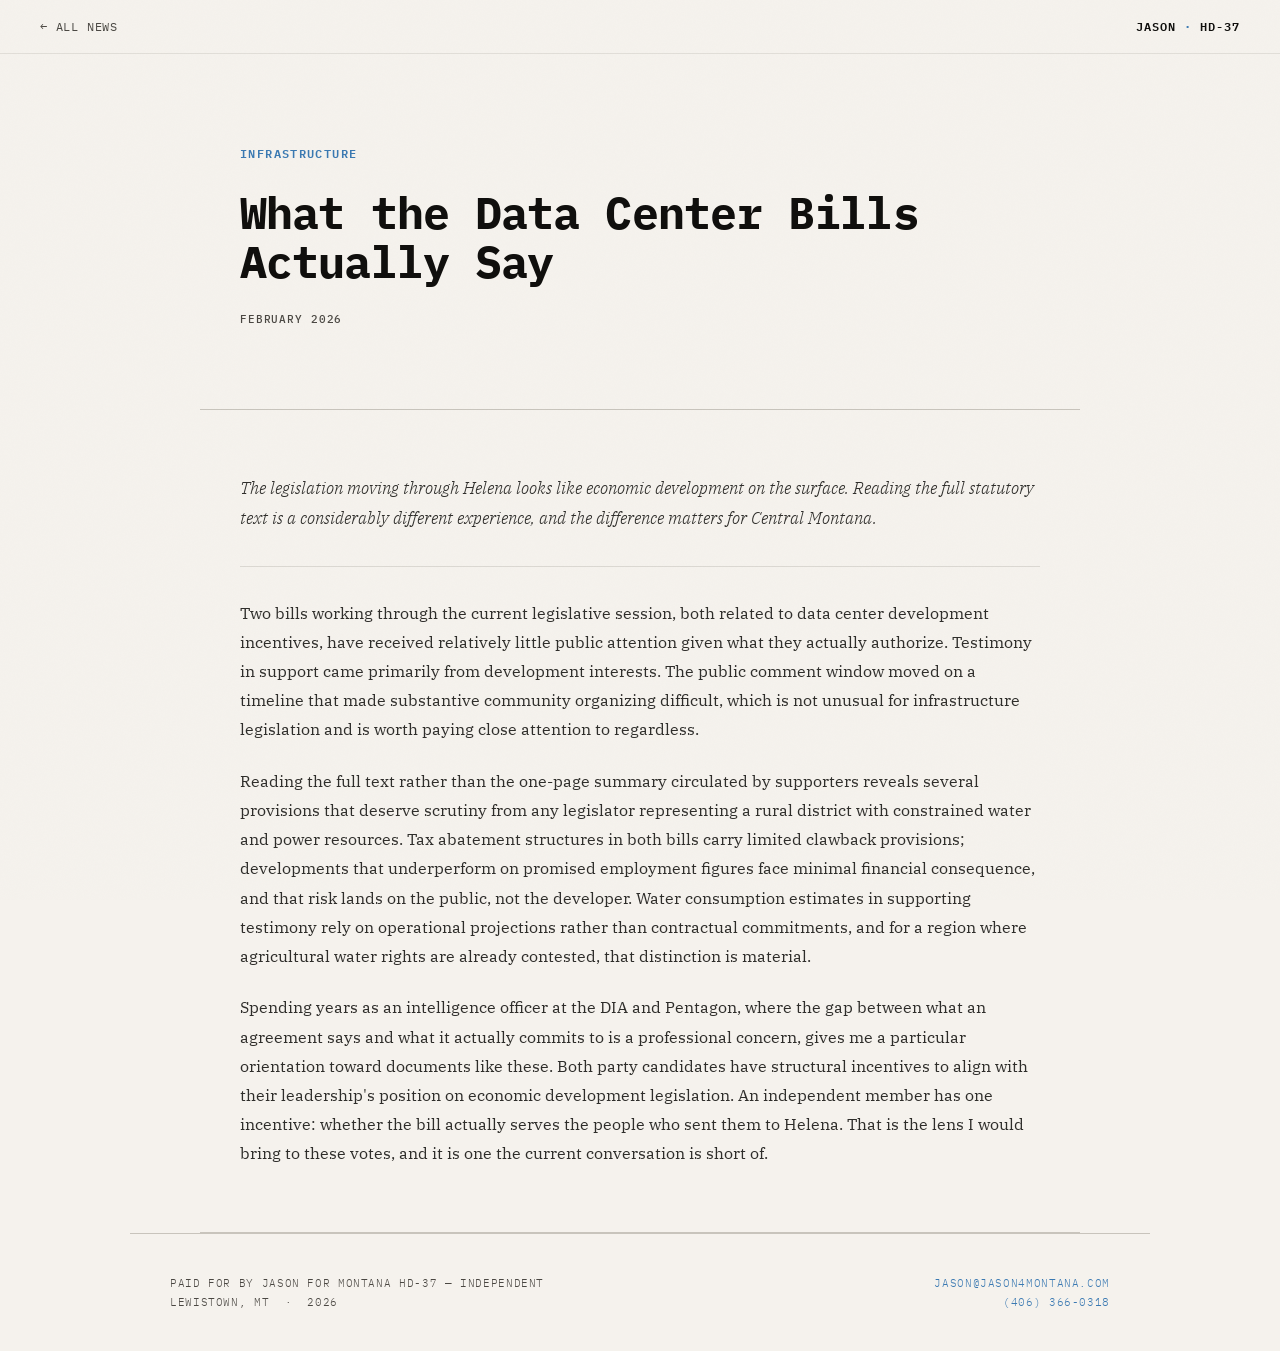
<file: news/data-center-bills.html>
<!DOCTYPE html>
<html lang="en">
<head>
  <meta charset="UTF-8"/>
  <meta name="viewport" content="width=device-width, initial-scale=1.0"/>
  <meta property="og:site_name" content="Jason for Montana HD-37"/>
  <meta property="og:type" content="article"/>
  <meta property="og:image" content="https://jason4montana.com/img/ltown.jpg"/>
  <meta property="og:image:width" content="1400"/>
  <meta property="og:image:height" content="933"/>
  <meta name="twitter:card" content="summary_large_image"/>
  <meta name="twitter:image" content="https://jason4montana.com/img/ltown.jpg"/>
  <link rel="icon" href="../favicon.ico" sizes="32x32"/>
  <link rel="apple-touch-icon" href="../apple-touch-icon.png"/>
  <title>What the Data Center Bills Actually Say &mdash; Jason for Montana HD-37</title>
  <meta property="og:title" content="What the Data Center Bills Actually Say"/>
  <meta property="og:description" content="The legislation moving through Helena looks like economic development. Reading the full text is a different experience."/>
  <meta property="og:url" content="https://jason4montana.com/news/data-center-bills.html"/>
  <meta property="article:published_time" content="2026-02-01"/>
  <meta property="article:section" content="Infrastructure"/>
  <link rel="preconnect" href="https://fonts.googleapis.com"/>
  <link rel="preconnect" href="https://fonts.gstatic.com" crossorigin/>
  <link href="https://fonts.googleapis.com/css2?family=IBM+Plex+Mono:ital,wght@0,300;0,400;0,500;0,600;0,700;1,300;1,400&family=IBM+Plex+Serif:ital,wght@0,300;0,400;0,500;1,300;1,400&display=swap" rel="stylesheet"/>
  <link rel="stylesheet" href="../css/style.css"/>
  <script type="application/ld+json">
  {
    "@context": "https://schema.org",
    "@type": "Article",
    "headline": "What the Data Center Bills Actually Say",
    "datePublished": "2026-02-01",
    "author": {
      "@type": "Person",
      "name": "Jason Wilson"
    },
    "publisher": {
      "@type": "Organization",
      "name": "Jason for Montana HD-37",
      "url": "https://jason4montana.com"
    },
    "url": "https://jason4montana.com/news/data-center-bills.html",
    "description": "The legislation moving through Helena looks like economic development. Reading the full text is a different experience.",
    "articleSection": "Infrastructure"
  }
  </script>
</head>
<body>

<nav>
  <a href="../news.html" class="nav-back">&larr; All News</a>
  <a href="../index.html" class="nav-id">Jason <span>&middot;</span> HD-37</a>
</nav>

<div class="articles-header">
  <span class="section-label">Infrastructure</span>
  <h1>What the Data Center Bills Actually Say</h1>
  <div class="article-meta" style="margin-top: 1.5rem;">
    <span class="article-date">February 2026</span>
  </div>
</div>

<div class="articles">
  <article>
    <p class="lede">The legislation moving through Helena looks like economic development on the surface. Reading the full statutory text is a considerably different experience, and the difference matters for Central Montana.</p>
    <div class="body">
      <p>Two bills working through the current legislative session, both related to data center development incentives, have received relatively little public attention given what they actually authorize. Testimony in support came primarily from development interests. The public comment window moved on a timeline that made substantive community organizing difficult, which is not unusual for infrastructure legislation and is worth paying close attention to regardless.</p>
      <p>Reading the full text rather than the one-page summary circulated by supporters reveals several provisions that deserve scrutiny from any legislator representing a rural district with constrained water and power resources. Tax abatement structures in both bills carry limited clawback provisions; developments that underperform on promised employment figures face minimal financial consequence, and that risk lands on the public, not the developer. Water consumption estimates in supporting testimony rely on operational projections rather than contractual commitments, and for a region where agricultural water rights are already contested, that distinction is material.</p>
      <p>Spending years as an intelligence officer at the DIA and Pentagon, where the gap between what an agreement says and what it actually commits to is a professional concern, gives me a particular orientation toward documents like these. Both party candidates have structural incentives to align with their leadership's position on economic development legislation. An independent member has one incentive: whether the bill actually serves the people who sent them to Helena. That is the lens I would bring to these votes, and it is one the current conversation is short of.</p>
    </div>
  </article>
</div>

<footer>
  <div>
    <p>Paid for by Jason for Montana HD-37 &mdash; Independent</p>
    <p>Lewistown, MT &nbsp;&middot;&nbsp; 2026</p>
  </div>
  <div class="footer-contact">
    <p><a href="mailto:jason@jason4montana.com">jason@jason4montana.com</a></p>
    <p><a href="tel:+14063660318">(406) 366-0318</a></p>
  </div>
</footer>

<script src="../js/main.js"></script>
</body>
</html>
</file>
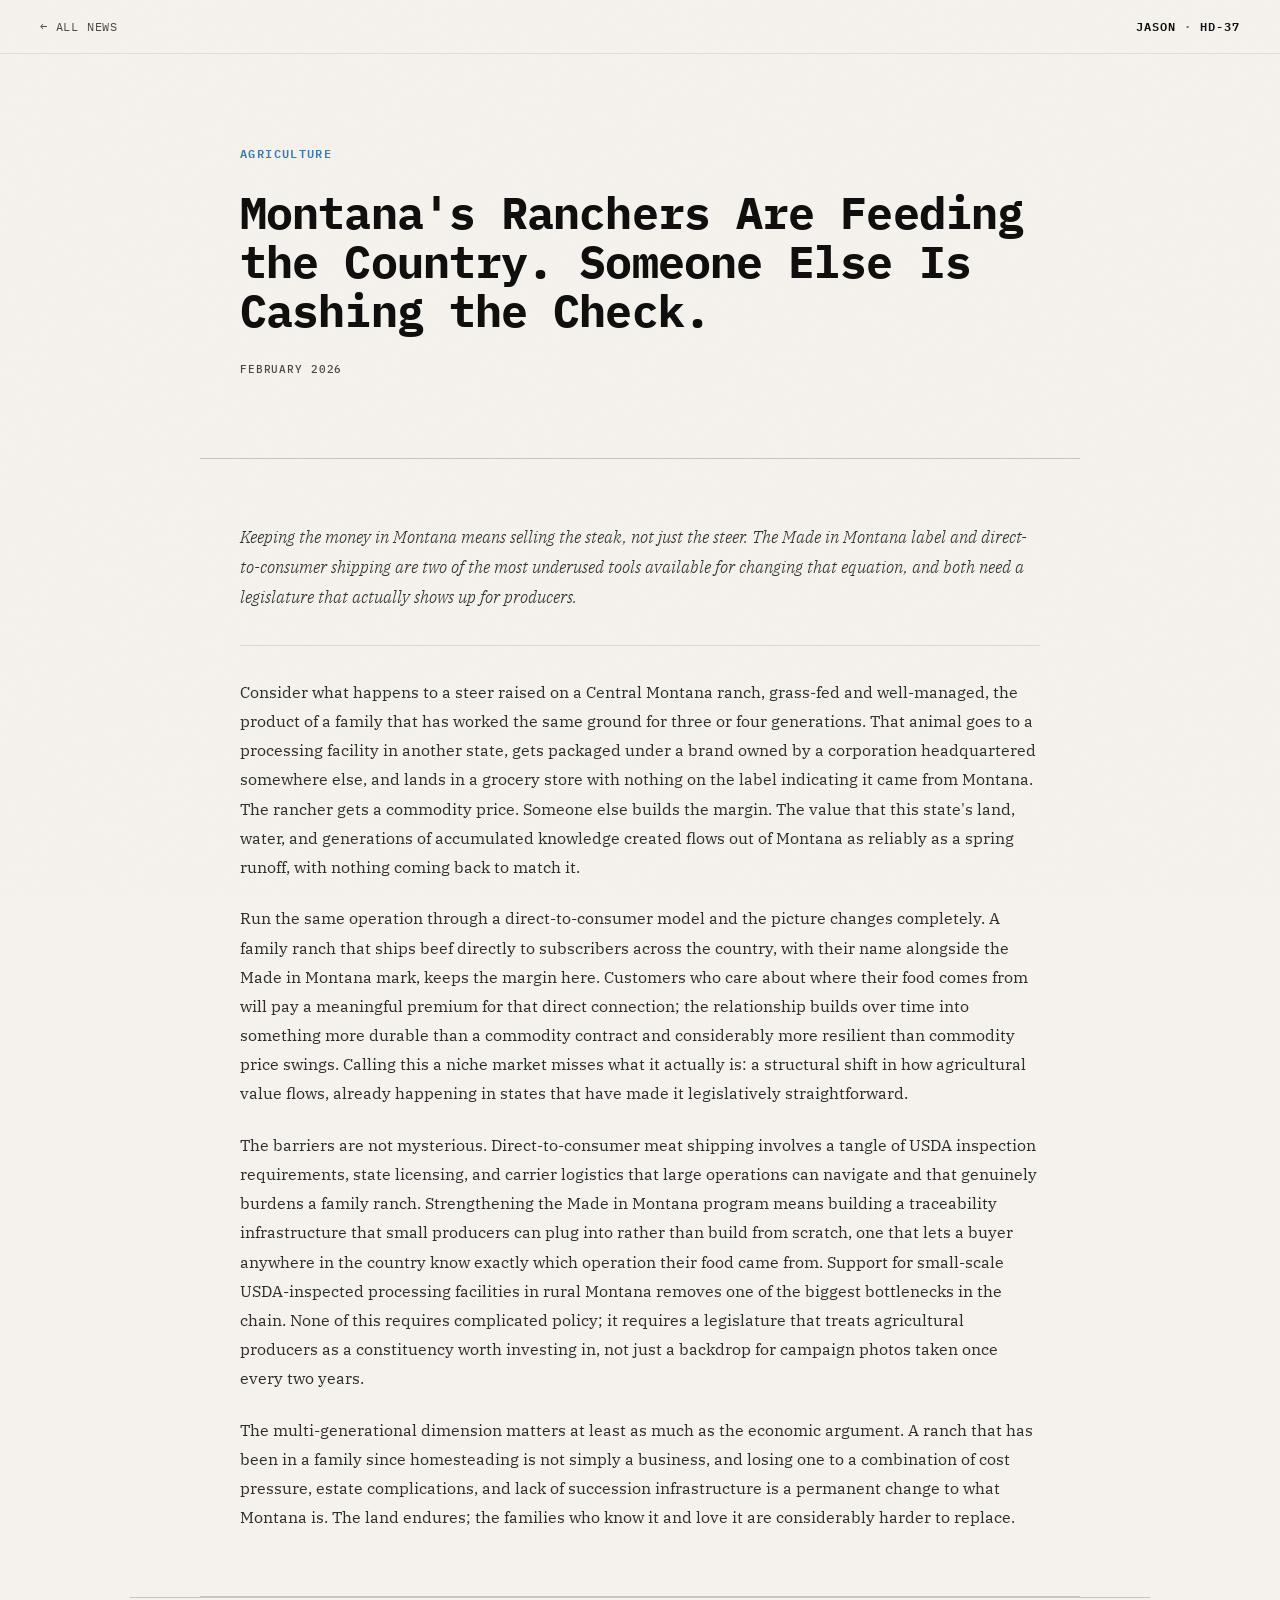
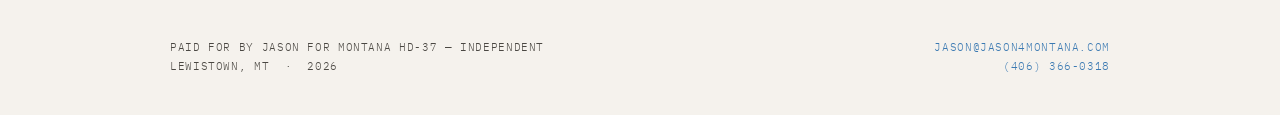
<file: news/ranchers-feeding-country.html>
<!DOCTYPE html>
<html lang="en">
<head>
  <meta charset="UTF-8"/>
  <meta name="viewport" content="width=device-width, initial-scale=1.0"/>
  <meta property="og:site_name" content="Jason for Montana HD-37"/>
  <meta property="og:type" content="article"/>
  <meta property="og:image" content="https://jason4montana.com/img/ltown.jpg"/>
  <meta property="og:image:width" content="1400"/>
  <meta property="og:image:height" content="933"/>
  <meta name="twitter:card" content="summary_large_image"/>
  <meta name="twitter:image" content="https://jason4montana.com/img/ltown.jpg"/>
  <link rel="icon" href="../favicon.ico" sizes="32x32"/>
  <link rel="apple-touch-icon" href="../apple-touch-icon.png"/>
  <title>Montana's Ranchers Are Feeding the Country &mdash; Jason for Montana HD-37</title>
  <meta property="og:title" content="Montana's Ranchers Are Feeding the Country. Someone Else Is Cashing the Check."/>
  <meta property="og:description" content="Keeping the money in Montana means selling the steak, not just the steer. Here is how direct-to-consumer and the Made in Montana label change that math."/>
  <meta property="og:url" content="https://jason4montana.com/news/ranchers-feeding-country.html"/>
  <meta property="article:published_time" content="2026-02-01"/>
  <meta property="article:section" content="Agriculture"/>
  <link rel="preconnect" href="https://fonts.googleapis.com"/>
  <link rel="preconnect" href="https://fonts.gstatic.com" crossorigin/>
  <link href="https://fonts.googleapis.com/css2?family=IBM+Plex+Mono:ital,wght@0,300;0,400;0,500;0,600;0,700;1,300;1,400&family=IBM+Plex+Serif:ital,wght@0,300;0,400;0,500;1,300;1,400&display=swap" rel="stylesheet"/>
  <link rel="stylesheet" href="../css/style.css"/>
  <script type="application/ld+json">
  {
    "@context": "https://schema.org",
    "@type": "Article",
    "headline": "Montana's Ranchers Are Feeding the Country. Someone Else Is Cashing the Check.",
    "datePublished": "2026-02-01",
    "author": {
      "@type": "Person",
      "name": "Jason Wilson"
    },
    "publisher": {
      "@type": "Organization",
      "name": "Jason for Montana HD-37",
      "url": "https://jason4montana.com"
    },
    "url": "https://jason4montana.com/news/ranchers-feeding-country.html",
    "description": "Keeping the money in Montana means selling the steak, not just the steer. Here is how direct-to-consumer and the Made in Montana label change that math.",
    "articleSection": "Agriculture"
  }
  </script>
</head>
<body>

<nav>
  <a href="../news.html" class="nav-back">&larr; All News</a>
  <a href="../index.html" class="nav-id">Jason <span>&middot;</span> HD-37</a>
</nav>

<div class="articles-header">
  <span class="section-label">Agriculture</span>
  <h1>Montana's Ranchers Are Feeding the Country. Someone Else Is Cashing the Check.</h1>
  <div class="article-meta" style="margin-top: 1.5rem;">
    <span class="article-date">February 2026</span>
  </div>
</div>

<div class="articles">
  <article>
    <p class="lede">Keeping the money in Montana means selling the steak, not just the steer. The Made in Montana label and direct-to-consumer shipping are two of the most underused tools available for changing that equation, and both need a legislature that actually shows up for producers.</p>
    <div class="body">
      <p>Consider what happens to a steer raised on a Central Montana ranch, grass-fed and well-managed, the product of a family that has worked the same ground for three or four generations. That animal goes to a processing facility in another state, gets packaged under a brand owned by a corporation headquartered somewhere else, and lands in a grocery store with nothing on the label indicating it came from Montana. The rancher gets a commodity price. Someone else builds the margin. The value that this state's land, water, and generations of accumulated knowledge created flows out of Montana as reliably as a spring runoff, with nothing coming back to match it.</p>
      <p>Run the same operation through a direct-to-consumer model and the picture changes completely. A family ranch that ships beef directly to subscribers across the country, with their name alongside the Made in Montana mark, keeps the margin here. Customers who care about where their food comes from will pay a meaningful premium for that direct connection; the relationship builds over time into something more durable than a commodity contract and considerably more resilient than commodity price swings. Calling this a niche market misses what it actually is: a structural shift in how agricultural value flows, already happening in states that have made it legislatively straightforward.</p>
      <p>The barriers are not mysterious. Direct-to-consumer meat shipping involves a tangle of USDA inspection requirements, state licensing, and carrier logistics that large operations can navigate and that genuinely burdens a family ranch. Strengthening the Made in Montana program means building a traceability infrastructure that small producers can plug into rather than build from scratch, one that lets a buyer anywhere in the country know exactly which operation their food came from. Support for small-scale USDA-inspected processing facilities in rural Montana removes one of the biggest bottlenecks in the chain. None of this requires complicated policy; it requires a legislature that treats agricultural producers as a constituency worth investing in, not just a backdrop for campaign photos taken once every two years.</p>
      <p>The multi-generational dimension matters at least as much as the economic argument. A ranch that has been in a family since homesteading is not simply a business, and losing one to a combination of cost pressure, estate complications, and lack of succession infrastructure is a permanent change to what Montana is. The land endures; the families who know it and love it are considerably harder to replace.</p>
    </div>
  </article>
</div>

<footer>
  <div>
    <p>Paid for by Jason for Montana HD-37 &mdash; Independent</p>
    <p>Lewistown, MT &nbsp;&middot;&nbsp; 2026</p>
  </div>
  <div class="footer-contact">
    <p><a href="mailto:jason@jason4montana.com">jason@jason4montana.com</a></p>
    <p><a href="tel:+14063660318">(406) 366-0318</a></p>
  </div>
</footer>

<script src="../js/main.js"></script>
</body>
</html>
</file>
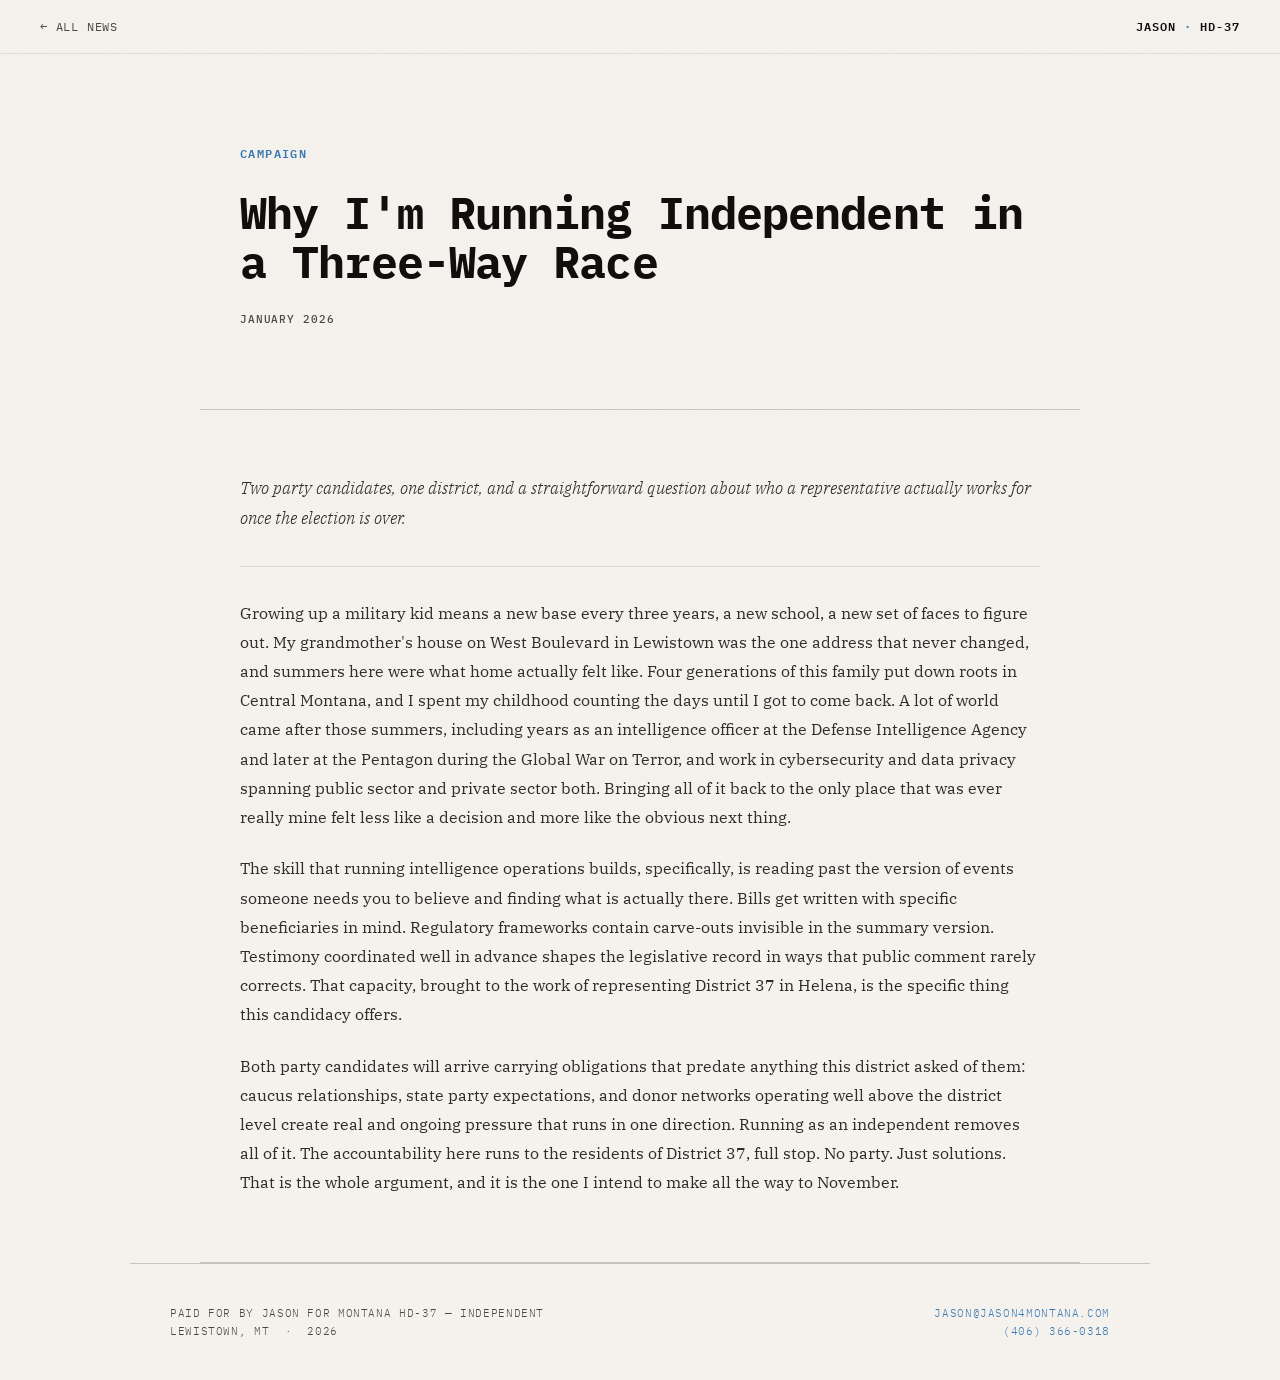
<file: news/running-independent.html>
<!DOCTYPE html>
<html lang="en">
<head>
  <meta charset="UTF-8"/>
  <meta name="viewport" content="width=device-width, initial-scale=1.0"/>
  <meta property="og:site_name" content="Jason for Montana HD-37"/>
  <meta property="og:type" content="article"/>
  <meta property="og:image" content="https://jason4montana.com/img/ltown.jpg"/>
  <meta property="og:image:width" content="1400"/>
  <meta property="og:image:height" content="933"/>
  <meta name="twitter:card" content="summary_large_image"/>
  <meta name="twitter:image" content="https://jason4montana.com/img/ltown.jpg"/>
  <link rel="icon" href="../favicon.ico" sizes="32x32"/>
  <link rel="apple-touch-icon" href="../apple-touch-icon.png"/>
  <title>Why I'm Running Independent &mdash; Jason for Montana HD-37</title>
  <meta property="og:title" content="Why I'm Running Independent in a Three-Way Race"/>
  <meta property="og:description" content="Two party candidates, one district, and a straightforward question about who a representative actually works for."/>
  <meta property="og:url" content="https://jason4montana.com/news/running-independent.html"/>
  <meta property="article:published_time" content="2026-01-01"/>
  <meta property="article:section" content="Campaign"/>
  <link rel="preconnect" href="https://fonts.googleapis.com"/>
  <link rel="preconnect" href="https://fonts.gstatic.com" crossorigin/>
  <link href="https://fonts.googleapis.com/css2?family=IBM+Plex+Mono:ital,wght@0,300;0,400;0,500;0,600;0,700;1,300;1,400&family=IBM+Plex+Serif:ital,wght@0,300;0,400;0,500;1,300;1,400&display=swap" rel="stylesheet"/>
  <link rel="stylesheet" href="../css/style.css"/>
  <script type="application/ld+json">
  {
    "@context": "https://schema.org",
    "@type": "Article",
    "headline": "Why I'm Running Independent in a Three-Way Race",
    "datePublished": "2026-01-01",
    "author": {
      "@type": "Person",
      "name": "Jason Wilson"
    },
    "publisher": {
      "@type": "Organization",
      "name": "Jason for Montana HD-37",
      "url": "https://jason4montana.com"
    },
    "url": "https://jason4montana.com/news/running-independent.html",
    "description": "Two party candidates, one district, and a straightforward question about who a representative actually works for.",
    "articleSection": "Campaign"
  }
  </script>
</head>
<body>

<nav>
  <a href="../news.html" class="nav-back">&larr; All News</a>
  <a href="../index.html" class="nav-id">Jason <span>&middot;</span> HD-37</a>
</nav>

<div class="articles-header">
  <span class="section-label">Campaign</span>
  <h1>Why I'm Running Independent in a Three-Way Race</h1>
  <div class="article-meta" style="margin-top: 1.5rem;">
    <span class="article-date">January 2026</span>
  </div>
</div>

<div class="articles">
  <article>
    <p class="lede">Two party candidates, one district, and a straightforward question about who a representative actually works for once the election is over.</p>
    <div class="body">
      <p>Growing up a military kid means a new base every three years, a new school, a new set of faces to figure out. My grandmother's house on West Boulevard in Lewistown was the one address that never changed, and summers here were what home actually felt like. Four generations of this family put down roots in Central Montana, and I spent my childhood counting the days until I got to come back. A lot of world came after those summers, including years as an intelligence officer at the Defense Intelligence Agency and later at the Pentagon during the Global War on Terror, and work in cybersecurity and data privacy spanning public sector and private sector both. Bringing all of it back to the only place that was ever really mine felt less like a decision and more like the obvious next thing.</p>
      <p>The skill that running intelligence operations builds, specifically, is reading past the version of events someone needs you to believe and finding what is actually there. Bills get written with specific beneficiaries in mind. Regulatory frameworks contain carve-outs invisible in the summary version. Testimony coordinated well in advance shapes the legislative record in ways that public comment rarely corrects. That capacity, brought to the work of representing District 37 in Helena, is the specific thing this candidacy offers.</p>
      <p>Both party candidates will arrive carrying obligations that predate anything this district asked of them: caucus relationships, state party expectations, and donor networks operating well above the district level create real and ongoing pressure that runs in one direction. Running as an independent removes all of it. The accountability here runs to the residents of District 37, full stop. No party. Just solutions. That is the whole argument, and it is the one I intend to make all the way to November.</p>
    </div>
  </article>
</div>

<footer>
  <div>
    <p>Paid for by Jason for Montana HD-37 &mdash; Independent</p>
    <p>Lewistown, MT &nbsp;&middot;&nbsp; 2026</p>
  </div>
  <div class="footer-contact">
    <p><a href="mailto:jason@jason4montana.com">jason@jason4montana.com</a></p>
    <p><a href="tel:+14063660318">(406) 366-0318</a></p>
  </div>
</footer>

<script src="../js/main.js"></script>
</body>
</html>
</file>
<file: css/style.css>
/* ============================================
   Jason for Montana HD-37 — Campaign Stylesheet
   Palette: Montana Brand (Camas Blue + Treasure State Gold)
   ============================================ */

/* ── VARIABLES ── */
:root {
  /* Base */
  --cream: #F5F2ED;
  --ink: #0F0E0C;
  --ink-light: #4A4742;
  --ink-mid: #2E2D2A;
  --rule: #C8C4BC;
  --rule-light: #DBD8D2;

  /* Montana Brand: Camas Blue */
  --camas-000: #ECF2F8;
  --camas-100: #D8E5F0;
  --camas-200: #B1CAE1;
  --camas-300: #89AFD1;
  --camas-400: #6294C2;
  --camas-500: #3A79B2;
  --camas-600: #2F618F;
  --camas-700: #29557D;
  --camas-800: #204362;
  --camas-900: #183148;

  /* Montana Brand: Treasure State Gold */
  --gold-000: #FEF7E6;
  --gold-100: #FDEECD;
  --gold-200: #FBDC9B;
  --gold-300: #F9CA68;
  --gold-400: #F7B836;
  --gold-500: #F5A603;
  --gold-600: #C48503;
  --gold-700: #AC7503;
  --gold-800: #875C02;
  --gold-900: #624302;

  /* Fonts */
  --mono: 'IBM Plex Mono', monospace;
  --serif: 'IBM Plex Serif', Georgia, serif;
}

/* ── RESET & BASE ── */
*, *::before, *::after { box-sizing: border-box; margin: 0; padding: 0; }
html { scroll-behavior: smooth; background: var(--cream); }
body {
  background: var(--cream);
  color: var(--ink);
  font-family: var(--serif);
  font-weight: 300;
  font-size: 17px;
  line-height: 1.72;
  -webkit-font-smoothing: antialiased;
}

/* ── GRAIN TEXTURE ── */
body::after {
  content: '';
  position: fixed; inset: 0; z-index: 9999;
  pointer-events: none; opacity: 0.02;
  background-image: url("data:image/svg+xml,%3Csvg viewBox='0 0 256 256' xmlns='http://www.w3.org/2000/svg'%3E%3Cfilter id='n'%3E%3CfeTurbulence type='fractalNoise' baseFrequency='0.9' numOctaves='4' stitchTiles='stitch'/%3E%3C/filter%3E%3Crect width='100%25' height='100%25' filter='url(%23n)'/%3E%3C/svg%3E");
  background-repeat: repeat; background-size: 256px 256px;
}

/* ── NAV (shared) ── */
nav {
  position: fixed; top: 0; left: 0; right: 0; z-index: 1000;
  display: flex; align-items: center; justify-content: space-between;
  padding: 0 2.5rem; height: 54px;
  background: rgba(245,242,237,0.92);
  backdrop-filter: blur(10px); -webkit-backdrop-filter: blur(10px);
  border-bottom: 1px solid rgba(200,196,188,0.45);
}
.nav-id {
  font-family: var(--mono);
  font-size: 0.78rem; font-weight: 600; letter-spacing: 0.08em;
  text-transform: uppercase; color: var(--ink); text-decoration: none;
}
.nav-id span { color: var(--camas-500); }
nav ul { list-style: none; display: flex; gap: 2.25rem; }
nav a.nav-link {
  font-family: var(--mono);
  font-size: 0.72rem; font-weight: 400; letter-spacing: 0.07em;
  text-transform: uppercase; color: var(--ink-light);
  text-decoration: none; transition: color 0.2s;
}
nav a.nav-link:hover { color: var(--camas-500); }
.nav-back {
  font-family: var(--mono);
  font-size: 0.72rem; font-weight: 400; letter-spacing: 0.07em;
  text-transform: uppercase; color: var(--ink-light);
  text-decoration: none; transition: color 0.2s;
}
.nav-back:hover { color: var(--camas-500); }

/* ── MOBILE NAV ── */
.nav-toggle {
  display: none; background: none; border: none; cursor: pointer;
  width: 26px; height: 18px; position: relative;
}
.nav-toggle span {
  display: block; width: 100%; height: 1.5px; background: var(--ink);
  position: absolute; left: 0; transition: all 0.3s;
}
.nav-toggle span:nth-child(1) { top: 0; }
.nav-toggle span:nth-child(2) { top: 8px; }
.nav-toggle span:nth-child(3) { top: 16px; }
.mobile-menu {
  display: none;
  position: fixed; top: 54px; left: 0; right: 0;
  background: var(--cream);
  border-bottom: 1px solid var(--rule);
  padding: 1.5rem 2.5rem; z-index: 999;
}
.mobile-menu.open { display: block; }
.mobile-menu a {
  font-family: var(--mono);
  font-size: 0.78rem; font-weight: 400; letter-spacing: 0.07em;
  text-transform: uppercase; color: var(--ink-light);
  text-decoration: none; display: block;
  padding: 0.75rem 0;
  border-bottom: 1px solid var(--rule-light);
}
.mobile-menu a:last-child { border-bottom: none; }
.mobile-menu a:hover { color: var(--camas-500); }

/* ── BUTTONS ── */
.btn-primary {
  font-family: var(--mono);
  font-size: 0.74rem; font-weight: 600; letter-spacing: 0.07em; text-transform: uppercase;
  background: var(--camas-500); color: #fff; border: none;
  padding: 0.95rem 2rem; cursor: pointer; text-decoration: none;
  transition: background 0.2s; display: inline-block;
}
.btn-primary:hover { background: var(--camas-600); }
.btn-outline {
  font-family: var(--mono);
  font-size: 0.74rem; font-weight: 600; letter-spacing: 0.07em; text-transform: uppercase;
  background: transparent; color: var(--camas-600); border: 1.5px solid var(--camas-400);
  padding: 0.95rem 2rem; cursor: pointer; text-decoration: none;
  transition: background 0.2s, color 0.2s, border-color 0.2s; display: inline-block;
}
.btn-outline:hover { background: var(--camas-500); color: #fff; border-color: var(--camas-500); }
.btn-cta {
  font-family: var(--mono);
  font-size: 0.74rem; font-weight: 600; letter-spacing: 0.07em; text-transform: uppercase;
  background: var(--gold-500); color: #fff; border: none;
  padding: 0.95rem 2.2rem; cursor: pointer; text-decoration: none;
  display: inline-block; transition: background 0.2s;
}
.btn-cta:hover { background: var(--gold-400); }

/* ── SHARED LABELS ── */
.section-label {
  font-family: var(--mono);
  font-size: 0.72rem; font-weight: 600; letter-spacing: 0.12em;
  text-transform: uppercase; color: var(--camas-500); display: block; margin-bottom: 1.5rem;
}

/* ── PULL QUOTES ── */
.pull { border-left: 3px solid var(--gold-500); padding-left: 1.5rem; margin: 2.5rem 0; }
.pull p {
  font-family: var(--serif);
  font-style: italic; font-size: 1.05rem; font-weight: 300;
  color: var(--ink); line-height: 1.72; margin-bottom: 0;
}

/* ── CTA BAND ── */
.cta-band {
  background: var(--camas-700);
  padding: 3.5rem 2.5rem; text-align: center;
}
.cta-band h2, .cta-band h3 {
  font-family: var(--mono);
  font-size: 1.1rem; font-weight: 600; color: #fff; margin-bottom: 0.5rem;
}
.cta-band p {
  font-family: var(--serif);
  font-size: 0.92rem; color: var(--camas-200);
  margin-bottom: 1.75rem; max-width: 440px;
  margin-left: auto; margin-right: auto; line-height: 1.7;
}

/* ── FOOTER ── */
footer {
  border-top: 1px solid var(--rule);
  padding: 2.5rem 2.5rem;
  display: flex; justify-content: space-between; align-items: center;
  max-width: 1020px; margin: 0 auto;
}
footer p {
  font-family: var(--mono);
  font-size: 0.66rem; letter-spacing: 0.06em;
  text-transform: uppercase; color: var(--ink-light);
}
.footer-contact { text-align: right; }
.footer-contact p { margin: 0; }
.footer-contact a {
  font-family: var(--mono);
  font-size: 0.66rem; letter-spacing: 0.06em;
  text-transform: uppercase; color: var(--camas-500);
  text-decoration: none; transition: color 0.2s;
}
.footer-contact a:hover { color: var(--gold-500); }

/* ── SCROLL ANIMATIONS ── */
.reveal {
  opacity: 0; transform: translateY(18px);
  transition: opacity 0.6s ease, transform 0.6s ease;
}
.reveal.visible { opacity: 1; transform: none; }
.stagger > * {
  opacity: 0; transform: translateY(14px);
  transition: opacity 0.5s ease, transform 0.5s ease;
}
.stagger.visible > * { opacity: 1; transform: none; }
.stagger.visible > *:nth-child(1) { transition-delay: 0s; }
.stagger.visible > *:nth-child(2) { transition-delay: 0.1s; }
.stagger.visible > *:nth-child(3) { transition-delay: 0.2s; }

@keyframes fadeUp {
  to { opacity: 1; transform: translateY(0); }
}


/* ============================================
   INDEX PAGE
   ============================================ */

/* Hero */
.hero {
  padding: 10rem 2.5rem 4.5rem;
  max-width: 1020px; margin: 0 auto;
}
.hero-eyebrow {
  font-family: var(--mono);
  font-size: 0.72rem; font-weight: 500; letter-spacing: 0.14em;
  text-transform: uppercase; color: var(--camas-500);
  margin-bottom: 2.5rem;
  opacity: 0; transform: translateY(10px);
  animation: fadeUp 0.6s 0.15s ease forwards;
}
.hero-name {
  font-family: var(--mono);
  font-size: clamp(1.4rem, 3vw, 2.2rem);
  font-weight: 300; letter-spacing: 0.06em;
  text-transform: uppercase; color: var(--camas-500);
  margin-bottom: 0.75rem;
  opacity: 0; transform: translateY(10px);
  animation: fadeUp 0.6s 0.25s ease forwards;
}
.hero h1 {
  font-family: var(--mono);
  font-size: clamp(2.4rem, 5.2vw, 4.2rem);
  font-weight: 700; line-height: 1.08; letter-spacing: -0.03em;
  color: var(--ink); margin-bottom: 0.35rem;
  opacity: 0; transform: translateY(14px);
  animation: fadeUp 0.7s 0.45s ease forwards;
}

/* Photo strip */
.photo-strip {
  width: 100%;
  height: clamp(280px, 38vw, 440px);
  overflow: hidden; position: relative;
}
.photo-strip img {
  width: 100%; height: 100%;
  object-fit: cover; object-position: center 55%;
  display: block;
}
.photo-strip-caption {
  position: absolute; bottom: 1.25rem; right: 2.5rem;
  font-family: var(--mono);
  font-size: 0.64rem; letter-spacing: 0.1em;
  text-transform: uppercase; color: rgba(245,242,237,0.5);
}

/* Intro section */
.intro-section {
  max-width: 1020px; margin: 0 auto;
  padding: 5rem 2.5rem;
  display: grid; grid-template-columns: 180px 1fr;
  gap: 3rem; align-items: start;
}
.intro-label {
  font-family: var(--mono);
  font-size: 0.72rem; font-weight: 600; letter-spacing: 0.12em;
  text-transform: uppercase; color: var(--camas-500);
  padding-top: 0.4rem; position: sticky; top: 80px;
}
.intro-body { max-width: 620px; }
.intro-body p {
  font-family: var(--serif);
  font-size: 1.02rem; font-weight: 400;
  line-height: 1.88; color: var(--ink-mid);
}
.intro-actions {
  display: flex; gap: 1rem; flex-wrap: wrap; margin-top: 2.5rem;
}

/* Cards band */
.cards-band { background: var(--camas-500); position: relative; }
.cards-section {
  max-width: 1020px; margin: 0 auto;
  padding: 4.5rem 2.5rem;
  display: grid; grid-template-columns: repeat(2, 1fr);
  gap: 0; position: relative;
}
.card {
  padding: 0 2.5rem;
  border-right: 1px solid rgba(255, 255, 255, 0.15);
}
.card:first-child { padding-left: 0; }
.card:last-child { border-right: none; padding-right: 0; }
.card-num {
  font-family: var(--mono);
  font-size: 0.68rem; font-weight: 600; letter-spacing: 0.12em;
  text-transform: uppercase; color: var(--gold-400);
  margin-bottom: 1.25rem;
}
.card h3 {
  font-family: var(--mono);
  font-size: 0.95rem; font-weight: 600; line-height: 1.48;
  color: #fff; margin-bottom: 0.9rem;
}
.card p {
  font-family: var(--serif);
  font-size: 0.9rem; color: rgba(255, 255, 255, 0.78);
  line-height: 1.78; margin-bottom: 1.5rem;
}
.card-link {
  font-family: var(--mono);
  font-size: 0.7rem; font-weight: 600; letter-spacing: 0.07em;
  text-transform: uppercase; color: var(--gold-300);
  text-decoration: none;
  border-bottom: 1px solid rgba(249,202,104,0.3);
  padding-bottom: 2px; transition: color 0.2s, border-color 0.2s;
}
.card-link:hover { color: #fff; border-color: #fff; }

/* Accent band */
.accent-band {
  background: var(--gold-500); padding: 2rem 2.5rem; text-align: center;
}
.accent-band p {
  font-family: var(--mono);
  font-size: 0.74rem; font-weight: 600; letter-spacing: 0.08em;
  text-transform: uppercase; color: #fff;
}

/* News band & section */
.news-band { background: var(--camas-000); }
.news-section {
  max-width: 1020px; margin: 0 auto;
  padding: 4.5rem 2.5rem 4rem;
}
.news-header {
  display: flex; justify-content: space-between;
  align-items: baseline; margin-bottom: 2.5rem;
}
.news-label {
  font-family: var(--mono);
  font-size: 0.72rem; font-weight: 600; letter-spacing: 0.12em;
  text-transform: uppercase; color: var(--camas-600);
}
.news-all {
  font-family: var(--mono);
  font-size: 0.68rem; font-weight: 500; letter-spacing: 0.07em;
  text-transform: uppercase; color: var(--camas-400);
  text-decoration: none; transition: color 0.2s;
}
.news-all:hover { color: var(--camas-700); }
.news-grid {
  display: grid; grid-template-columns: repeat(3, 1fr); gap: 1.5rem;
}
.news-item a {
  text-decoration: none; color: inherit; display: block;
  padding: 1.5rem; background: #fff;
  border: 1px solid var(--camas-100);
  transition: border-color 0.25s, box-shadow 0.25s;
}
.news-item a:hover {
  border-color: var(--camas-300);
  box-shadow: 0 2px 12px rgba(58,121,178,0.08);
}
.news-tag {
  font-family: var(--mono);
  font-size: 0.64rem; font-weight: 600; letter-spacing: 0.1em;
  text-transform: uppercase; color: var(--gold-600);
  margin-bottom: 0.4rem; display: inline-block;
}
.news-date {
  font-family: var(--mono);
  font-size: 0.66rem; letter-spacing: 0.07em;
  text-transform: uppercase; color: var(--camas-300);
  margin-bottom: 0.8rem;
}
.news-item h4 {
  font-family: var(--mono);
  font-size: 0.92rem; font-weight: 600; line-height: 1.42;
  color: var(--ink); margin-bottom: 0.75rem; transition: color 0.2s;
}
.news-item:hover h4 { color: var(--camas-600); }
.news-item p {
  font-family: var(--serif);
  font-size: 0.88rem; color: var(--ink-mid); line-height: 1.72;
}


/* ============================================
   ABOUT PAGE
   ============================================ */

.photo-hero {
  margin-top: 54px; width: 100%;
  height: clamp(300px, 40vw, 450px);
  overflow: hidden; position: relative;
}
.photo-hero img {
  width: 100%; height: 100%; object-fit: cover;
  object-position: center 60%; display: block;
}
.photo-overlay {
  position: absolute; inset: 0;
  background: linear-gradient(to bottom, transparent 55%, rgba(15,14,12,0.35) 100%);
}
.photo-caption {
  position: absolute; bottom: 1.5rem; left: 2.5rem;
  font-family: var(--mono);
  font-size: 0.64rem; letter-spacing: 0.1em;
  text-transform: uppercase; color: rgba(245,242,237,0.55);
}

.content { max-width: 800px; margin: 0 auto; padding: 5rem 2.5rem; }
.content h1 {
  font-family: var(--mono);
  font-size: clamp(1.8rem, 3.5vw, 2.8rem); font-weight: 700;
  line-height: 1.15; letter-spacing: -0.02em; margin-bottom: 2.5rem;
}
.content h2 {
  font-family: var(--mono);
  font-size: 1.15rem; font-weight: 600; line-height: 1.3;
  letter-spacing: -0.01em; margin-bottom: 1.25rem; margin-top: 3.5rem;
  color: var(--ink);
}
.content p {
  font-family: var(--serif);
  color: var(--ink-mid); font-weight: 400;
  line-height: 1.88; margin-bottom: 1.4rem; font-size: 0.97rem;
}
.content p:last-of-type { margin-bottom: 0; }

.lede {
  font-family: var(--serif);
  font-style: italic; font-size: 1.05rem; font-weight: 300;
  line-height: 1.78; color: var(--ink-mid); margin-bottom: 3rem;
  padding-bottom: 3rem; border-bottom: 1px solid var(--rule);
}

.photo-inline { width: 100%; height: 300px; overflow: hidden; margin: 3rem 0; }
.photo-inline svg { width: 100%; height: 100%; }
.photo-inline-caption {
  font-family: var(--mono);
  font-size: 0.64rem; letter-spacing: 0.07em;
  text-transform: uppercase; color: var(--ink-light); margin-top: 0.6rem;
}


/* ============================================
   SOLUTIONS PAGE
   ============================================ */

.page-header-band {
  background: var(--camas-500);
  padding: 9rem 2.5rem 3.5rem;
}
.page-header { max-width: 920px; margin: 0 auto; }
.page-header-band .section-label { color: var(--gold-400); }
.page-header-band h1 {
  font-family: var(--mono);
  font-size: clamp(1.8rem, 3.5vw, 3rem); font-weight: 700;
  line-height: 1.1; letter-spacing: -0.02em; margin-bottom: 1.5rem;
  color: #fff;
}
.page-intro {
  font-family: var(--serif);
  font-size: 1rem; font-weight: 400; line-height: 1.82;
  color: var(--camas-100); max-width: 640px;
}

.issue-nav {
  max-width: 920px; margin: 0 auto; padding: 1.75rem 2.5rem;
  display: flex; gap: 2rem; flex-wrap: wrap;
  border-bottom: 1px solid var(--rule); background: var(--cream);
}
.issue-nav a {
  font-family: var(--mono);
  font-size: 0.7rem; font-weight: 500; letter-spacing: 0.08em;
  text-transform: uppercase; color: var(--ink-light);
  text-decoration: none; transition: color 0.2s;
}
.issue-nav a:hover { color: var(--camas-500); }

.issues { max-width: 920px; margin: 0 auto; }
.issue {
  padding: 4rem 2.5rem; border-bottom: 1px solid var(--rule);
  display: grid; grid-template-columns: 200px 1fr; gap: 3rem; align-items: start;
}
.issue:nth-child(even) { background: var(--camas-000); }
.issue-meta { position: sticky; top: 80px; }
.issue-num {
  font-family: var(--mono);
  font-size: 0.68rem; font-weight: 600; letter-spacing: 0.12em;
  text-transform: uppercase; color: var(--gold-500); margin-bottom: 0.75rem;
}
.issue-tag {
  font-family: var(--mono);
  font-size: 0.76rem; font-weight: 600; letter-spacing: 0.05em;
  text-transform: uppercase; color: var(--ink); line-height: 1.5;
}
.issue-content h2 {
  font-family: var(--mono);
  font-size: 1.2rem; font-weight: 600; line-height: 1.3;
  letter-spacing: -0.01em; margin-bottom: 1.5rem;
}
.issue-content p {
  font-family: var(--serif);
  color: var(--ink-mid); font-weight: 400;
  line-height: 1.88; margin-bottom: 1.3rem; font-size: 0.97rem;
}
.issue-content p:last-child { margin-bottom: 0; }


/* ============================================
   NEWS PAGE
   ============================================ */

/* Page header (non-blue variant used on news) */
.articles-header {
  padding: 9rem 2.5rem 3.5rem;
  max-width: 880px; margin: 0 auto;
  border-bottom: 1px solid var(--rule);
}
.articles-header h1 {
  font-family: var(--mono);
  font-size: clamp(1.8rem, 3.5vw, 3rem); font-weight: 700;
  line-height: 1.1; letter-spacing: -0.02em;
}

.articles { max-width: 880px; margin: 0 auto; }
article {
  padding: 4rem 2.5rem; border-bottom: 1px solid var(--rule);
}
article:nth-child(even) { background: var(--camas-000); }
.article-meta {
  display: flex; align-items: center; gap: 1.25rem; margin-bottom: 1.5rem;
}
.article-date {
  font-family: var(--mono);
  font-size: 0.68rem; font-weight: 500; letter-spacing: 0.08em;
  text-transform: uppercase; color: var(--ink-light);
}
.article-tag {
  font-family: var(--mono);
  font-size: 0.64rem; font-weight: 600; letter-spacing: 0.08em;
  text-transform: uppercase; color: var(--camas-600);
  border: 1.5px solid var(--camas-400); padding: 0.15rem 0.5rem;
}
article h2 {
  font-family: var(--mono);
  font-size: clamp(1.2rem, 2.5vw, 1.7rem); font-weight: 600;
  line-height: 1.25; letter-spacing: -0.01em; margin-bottom: 1rem;
}
article .lede {
  padding-bottom: 2rem; border-bottom: 1px solid var(--rule-light);
  margin-bottom: 2rem;
}
.body p {
  font-family: var(--serif);
  color: var(--ink-mid); font-weight: 400;
  line-height: 1.88; margin-bottom: 1.4rem; font-size: 0.97rem;
}
.body p:last-child { margin-bottom: 0; }
.article-link {
  color: inherit; text-decoration: none; transition: color 0.2s;
}
.article-link:hover { color: var(--camas-500); }


/* ============================================
   DARK MODE
   ============================================ */

@media (prefers-color-scheme: dark) {
  :root {
    --cream: #1B1A18;
    --ink: #E8E5E0;
    --ink-light: #A09D98;
    --ink-mid: #C8C5C0;
    --rule: #2E2D2B;
    --rule-light: #252422;
    --camas-000: #1E2228;
    --camas-100: #222830;
  }
  html, body { background: #1B1A18; color: #E8E5E0; }
  nav {
    background: rgba(27, 26, 24, 0.92);
    border-bottom-color: rgba(46, 45, 43, 0.6);
  }
  .mobile-menu { background: #1B1A18; border-bottom-color: #2E2D2B; }
  body::after { opacity: 0.015; }
  .cards-band { background: var(--camas-800); }
  .accent-band { background: var(--gold-600); }
  .accent-band p { color: #fff; }
  .news-band { background: var(--camas-000); }
  .news-item a { background: #222120; border-color: #2E2D2B; }
  .news-item a:hover { background: #282725; border-color: #3A3938; }
  .photo-overlay { background: linear-gradient(to bottom, transparent 55%, rgba(15,14,12,0.55) 100%); }
  img { opacity: 0.92; }
  .issue-nav { background: var(--cream); }
  .issue:nth-child(even) { background: var(--camas-000); }
  article:nth-child(even) { background: var(--camas-000); }
  .page-header { border-bottom-color: #2E2D2B; }
  .articles-header { border-bottom-color: #2E2D2B; }
  .footer-contact a { color: var(--camas-400); }
  input, textarea, select { background: #222120; border-color: #3A3938; color: var(--ink); }
}


/* ============================================
   RESPONSIVE
   ============================================ */

@media (max-width: 860px) {
  .intro-section { grid-template-columns: 1fr; gap: 1.25rem; padding: 3.5rem 2.5rem; }
  .intro-label { position: static; }
  .cards-section { grid-template-columns: 1fr; padding: 3rem 2.5rem; }
  .card {
    border-right: none;
    border-bottom: 1px solid rgba(255,255,255,0.12);
    padding: 2rem 0;
  }
  .card:first-child { padding-top: 0; }
  .card:last-child { border-bottom: none; padding-bottom: 0; }
  .news-grid { grid-template-columns: 1fr; gap: 1rem; }
}

@media (max-width: 700px) {
  nav ul { display: none; }
  .nav-toggle { display: block; }
  .hero { padding: 8rem 2rem 3.5rem; }
  .hero h1 { font-size: clamp(1.7rem, 7.5vw, 2.6rem); }
  .hero-name { font-size: clamp(1rem, 4vw, 1.4rem); }
  .intro-section, .news-section { padding-left: 2rem; padding-right: 2rem; }
  .cards-section { padding-left: 2rem; padding-right: 2rem; }
  .cta-band { padding: 3rem 2rem; }
  .content { padding: 3.5rem 2rem; }
  article { padding: 3rem 2rem; }
  .articles-header { padding: 7rem 2rem 3rem; }
  footer {
    flex-direction: column; gap: 0.75rem; text-align: center;
    padding-left: 2rem; padding-right: 2rem;
  }
  .footer-contact { text-align: center; }
}

@media (max-width: 680px) {
  .issue { grid-template-columns: 1fr; gap: 1rem; padding: 3rem 2rem; }
  .issue-meta { position: static; }
  .issue-nav { padding: 1.25rem 2rem; gap: 1rem; }
  .page-header-band { padding: 7rem 2rem 3rem; }
}

@media (min-width: 701px) {
  .nav-toggle { display: none; }
}
</file>
